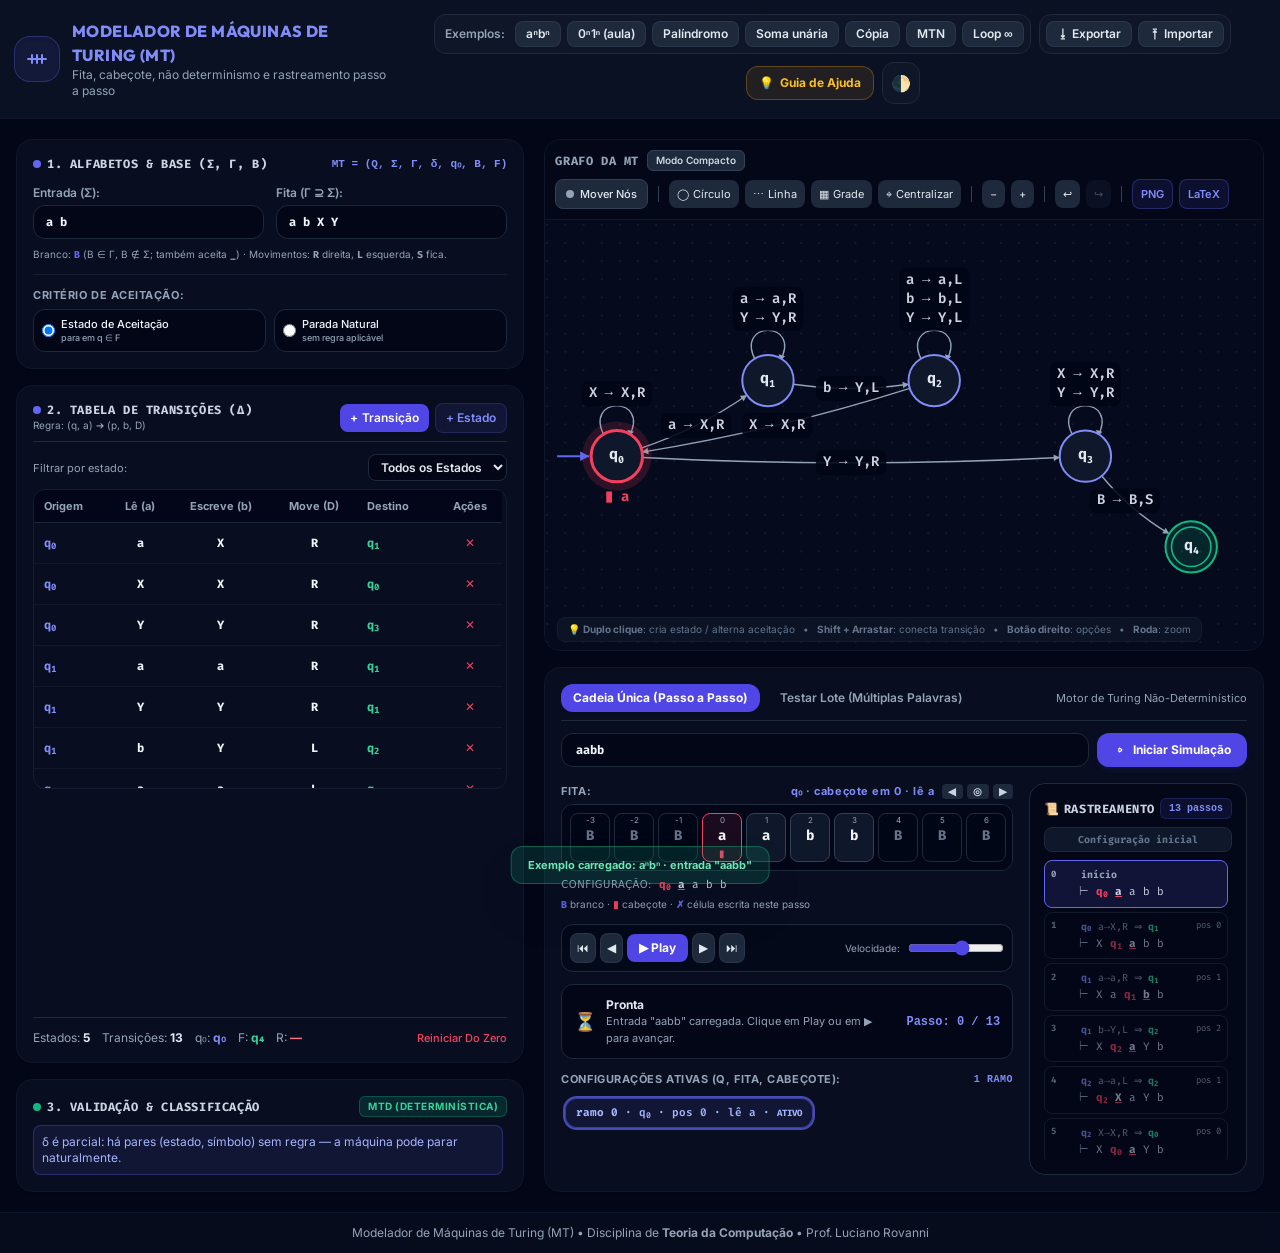
<file: index.html>
<!DOCTYPE html>
<html lang="pt-BR" class="dark">
<head>
    <meta charset="UTF-8">
    <meta name="viewport" content="width=device-width, initial-scale=1.0">
    <title>Modelador de Máquinas de Turing (MT) Interativo</title>
    <!-- Tudo local: funciona sem internet. Para regerar o Tailwind depois de mudar classes, veja README ("Uso offline"). -->
    <link rel="stylesheet" href="css/fonts.css">
    <link rel="stylesheet" href="css/tailwind.css">
    <link rel="stylesheet" href="css/style.css">
</head>
<body class="bg-slate-50 text-slate-800 dark:bg-slate-950 dark:text-slate-100 min-h-screen flex flex-col justify-between selection:bg-indigo-500 selection:text-slate-950 transition-colors duration-200">

    <!-- Cabeçalho Principal -->
    <header class="border-b border-slate-200 dark:border-slate-900 bg-white/85 dark:bg-slate-900/70 backdrop-blur-md sticky top-0 z-40 p-3.5 transition-colors duration-200 shadow-sm">
        <div class="max-w-[1600px] mx-auto flex flex-col md:flex-row items-center justify-between gap-3">

            <!-- Logo & Título -->
            <div class="flex items-center gap-3">
                <div class="bg-indigo-500/10 p-2.5 rounded-2xl border border-indigo-500/30 text-indigo-600 dark:text-indigo-400 shadow-inner">
                    <svg class="w-6 h-6" fill="none" stroke="currentColor" viewBox="0 0 24 24">
                        <path stroke-linecap="round" stroke-linejoin="round" stroke-width="2" d="M3 12h18M7 8v8M12 8v8M17 8v8"></path>
                    </svg>
                </div>
                <div>
                    <div class="flex items-center gap-2">
                        <h1 class="text-base font-black tracking-wide text-indigo-600 dark:text-indigo-400 title-font uppercase">Modelador de Máquinas de Turing (MT)</h1>
                        <span class="hidden 2xl:inline bg-indigo-500/10 text-indigo-600 dark:text-indigo-400 text-[10px] font-bold px-2 py-0.5 rounded-full border border-indigo-500/20">7-Tupla Interativa</span>
                    </div>
                    <p class="text-xs text-slate-500 dark:text-slate-400">Fita, cabeçote, não determinismo e rastreamento passo a passo</p>
                </div>
            </div>

            <!-- Controles do Topo -->
            <div class="flex items-center gap-2 flex-wrap justify-center">
                <div class="flex items-center gap-1.5 bg-slate-200/60 dark:bg-slate-900/90 p-1.5 rounded-xl border border-slate-300/50 dark:border-slate-800">
                    <span class="text-xs text-slate-500 dark:text-slate-400 px-1 font-semibold shrink-0">Exemplos:</span>
                    <button onclick="loadExample('an_bbb')" class="example-btn text-xs bg-white dark:bg-slate-800 hover:bg-indigo-50 dark:hover:bg-indigo-950/40 hover:text-indigo-600 dark:hover:text-indigo-300 text-slate-700 dark:text-slate-200 px-2.5 py-1 rounded-lg transition shadow-sm font-semibold border border-slate-200 dark:border-slate-700/60" title="Aceita aⁿbⁿ (n ≥ 1) marcando um a e um b por rodada">aⁿbⁿ</button>
                    <button onclick="loadExample('zero_one')" class="example-btn text-xs bg-white dark:bg-slate-800 hover:bg-indigo-50 dark:hover:bg-indigo-950/40 hover:text-indigo-600 dark:hover:text-indigo-300 text-slate-700 dark:text-slate-200 px-2.5 py-1 rounded-lg transition shadow-sm font-semibold border border-slate-200 dark:border-slate-700/60" title="Máquina da aula: {0ⁿ1ⁿ} com q_a e q_r explícitos">0ⁿ1ⁿ (aula)</button>
                    <button onclick="loadExample('palindrome')" class="example-btn text-xs bg-white dark:bg-slate-800 hover:bg-indigo-50 dark:hover:bg-indigo-950/40 hover:text-indigo-600 dark:hover:text-indigo-300 text-slate-700 dark:text-slate-200 px-2.5 py-1 rounded-lg transition shadow-sm font-semibold border border-slate-200 dark:border-slate-700/60" title="Palíndromos sobre {a, b}">Palíndromo</button>
                    <button onclick="loadExample('unary_plus')" class="example-btn text-xs bg-white dark:bg-slate-800 hover:bg-indigo-50 dark:hover:bg-indigo-950/40 hover:text-indigo-600 dark:hover:text-indigo-300 text-slate-700 dark:text-slate-200 px-2.5 py-1 rounded-lg transition shadow-sm font-semibold border border-slate-200 dark:border-slate-700/60" title="Soma unária: 11+111 vira 11111">Soma unária</button>
                    <button onclick="loadExample('copy')" class="example-btn text-xs bg-white dark:bg-slate-800 hover:bg-indigo-50 dark:hover:bg-indigo-950/40 hover:text-indigo-600 dark:hover:text-indigo-300 text-slate-700 dark:text-slate-200 px-2.5 py-1 rounded-lg transition shadow-sm font-semibold border border-slate-200 dark:border-slate-700/60" title="Transdutor: w vira w#w">Cópia</button>
                    <button onclick="loadExample('nd_guess')" class="example-btn text-xs bg-white dark:bg-slate-800 hover:bg-amber-50 dark:hover:bg-amber-950/40 hover:text-amber-600 dark:hover:text-amber-300 text-slate-700 dark:text-slate-200 px-2.5 py-1 rounded-lg transition shadow-sm font-semibold border border-slate-200 dark:border-slate-700/60" title="Máquina não determinística (vários ramos)">MTN</button>
                    <button onclick="loadExample('loop')" class="example-btn text-xs bg-white dark:bg-slate-800 hover:bg-rose-50 dark:hover:bg-rose-950/40 hover:text-rose-600 dark:hover:text-rose-300 text-slate-700 dark:text-slate-200 px-2.5 py-1 rounded-lg transition shadow-sm font-semibold border border-slate-200 dark:border-slate-700/60" title="Máquina que nunca para">Loop ∞</button>
                </div>

                <div class="flex items-center gap-1.5 bg-slate-200/60 dark:bg-slate-900/90 p-1.5 rounded-xl border border-slate-300/50 dark:border-slate-800">
                    <button onclick="exportToJSON()" class="text-xs bg-white dark:bg-slate-800 hover:bg-slate-100 dark:hover:bg-slate-700 text-slate-700 dark:text-slate-200 px-2.5 py-1 rounded-lg transition shadow-sm font-semibold border border-slate-200 dark:border-slate-700/60" title="Exportar modelo em JSON (Ctrl+S)">⭳ Exportar</button>
                    <button onclick="document.getElementById('import-file-input').click()" class="text-xs bg-white dark:bg-slate-800 hover:bg-slate-100 dark:hover:bg-slate-700 text-slate-700 dark:text-slate-200 px-2.5 py-1 rounded-lg transition shadow-sm font-semibold border border-slate-200 dark:border-slate-700/60" title="Importar modelo em JSON">⭱ Importar</button>
                    <input type="file" id="import-file-input" accept=".json,application/json" class="hidden" onchange="importFromJSON(event)">
                </div>

                <a href="ajuda.html" class="bg-amber-500/10 hover:bg-amber-500/20 text-amber-600 dark:text-amber-400 border border-amber-500/30 text-xs px-3 py-2 rounded-xl transition font-bold flex items-center gap-1.5">
                    <span>💡</span><span>Guia de Ajuda</span>
                </a>
                <button onclick="toggleTheme()" class="p-2 rounded-xl bg-slate-200/60 dark:bg-slate-900/90 hover:bg-slate-300 dark:hover:bg-slate-800 text-slate-700 dark:text-slate-300 border border-slate-300/50 dark:border-slate-800 transition" title="Alternar tema claro/escuro">🌓</button>
            </div>
        </div>
    </header>

    <!-- Área de Trabalho Principal (Duas Colunas) -->
    <main class="max-w-[1600px] w-full mx-auto p-4 flex-grow grid grid-cols-1 lg:grid-cols-12 gap-5 items-stretch my-1">

        <!-- ================= COLUNA ESQUERDA: DEFINIÇÃO FORMAL ================= -->
        <section class="lg:col-span-5 flex flex-col gap-4">

            <!-- 1. Alfabetos & Critério de Parada -->
            <div class="bg-white dark:bg-slate-900/50 border border-slate-200 dark:border-slate-900 p-4 rounded-2xl shadow-sm">
                <div class="flex items-center justify-between mb-3">
                    <h2 class="text-xs font-bold text-slate-500 dark:text-slate-300 uppercase tracking-wider code-font flex items-center gap-1.5">
                        <span class="w-2 h-2 rounded-full bg-indigo-500"></span>
                        1. Alfabetos & Base (Σ, Γ, B)
                    </h2>
                    <span class="text-[11px] text-indigo-600 dark:text-indigo-400 font-mono font-semibold">MT = (Q, Σ, Γ, δ, q₀, B, F)</span>
                </div>

                <div class="grid grid-cols-1 md:grid-cols-2 gap-3 text-xs">
                    <div>
                        <label class="block text-slate-500 dark:text-slate-400 font-semibold mb-1">Entrada (Σ):</label>
                        <input type="text" id="input-alphabet-field" value="a b" onchange="updateAlphabets()"
                               class="w-full bg-slate-100 dark:bg-slate-950 border border-slate-200 dark:border-slate-800 focus:border-indigo-500 rounded-xl px-3 py-2 text-xs outline-none text-slate-800 dark:text-slate-100 font-bold code-font"
                               placeholder="Ex: a b ou 0 1">
                    </div>
                    <div>
                        <label class="block text-slate-500 dark:text-slate-400 font-semibold mb-1">Fita (Γ ⊇ Σ):</label>
                        <input type="text" id="tape-alphabet-field" value="a b X Y" onchange="updateAlphabets()"
                               class="w-full bg-slate-100 dark:bg-slate-950 border border-slate-200 dark:border-slate-800 focus:border-indigo-500 rounded-xl px-3 py-2 text-xs outline-none text-slate-800 dark:text-slate-100 font-bold code-font"
                               placeholder="Ex: a b X Y #">
                    </div>
                </div>
                <p class="mt-2 text-[10px] text-slate-400">
                    Branco: <span class="code-font font-bold text-indigo-500">B</span> (B ∈ Γ, B ∉ Σ; também aceita <span class="code-font font-bold">_</span>) · Movimentos:
                    <span class="code-font font-bold">R</span> direita, <span class="code-font font-bold">L</span> esquerda, <span class="code-font font-bold">S</span> fica.
                </p>

                <div class="mt-3 pt-3 border-t border-slate-100 dark:border-slate-800/60">
                    <label class="block text-[11px] font-bold text-slate-500 dark:text-slate-400 uppercase tracking-wider mb-1.5">Critério de Aceitação:</label>
                    <div class="grid grid-cols-2 gap-2 text-xs">
                        <label class="flex items-center gap-1.5 p-2 rounded-xl bg-slate-100 dark:bg-slate-950 border border-slate-200 dark:border-slate-800 cursor-pointer hover:border-indigo-500 transition">
                            <input type="radio" name="acceptanceMode" value="accept_state" checked onchange="changeAcceptanceMode(this.value)" class="text-indigo-600 focus:ring-0">
                            <span class="font-medium text-[11px] leading-tight">Estado de Aceitação <span class="text-slate-400 block text-[9px]">para em q ∈ F</span></span>
                        </label>
                        <label class="flex items-center gap-1.5 p-2 rounded-xl bg-slate-100 dark:bg-slate-950 border border-slate-200 dark:border-slate-800 cursor-pointer hover:border-indigo-500 transition">
                            <input type="radio" name="acceptanceMode" value="halt" onchange="changeAcceptanceMode(this.value)" class="text-indigo-600 focus:ring-0">
                            <span class="font-medium text-[11px] leading-tight">Parada Natural <span class="text-slate-400 block text-[9px]">sem regra aplicável</span></span>
                        </label>
                    </div>
                </div>
            </div>

            <!-- 2. Tabela de Transições (δ) -->
            <div class="bg-white dark:bg-slate-900/50 border border-slate-200 dark:border-slate-900 p-4 rounded-2xl flex-grow flex flex-col justify-between shadow-sm">
                <div>
                    <div class="flex items-center justify-between mb-3 pb-2 border-b border-slate-100 dark:border-slate-800">
                        <div>
                            <h2 class="text-xs font-bold text-slate-500 dark:text-slate-300 uppercase tracking-wider code-font flex items-center gap-1.5">
                                <span class="w-2 h-2 rounded-full bg-indigo-500"></span>
                                2. Tabela de Transições (δ)
                            </h2>
                            <p class="text-[10px] text-slate-400">Regra: (q, a) ➔ (p, b, D)</p>
                        </div>
                        <div class="flex items-center gap-1.5">
                            <button onclick="openNewTransitionModal()" class="bg-indigo-600 hover:bg-indigo-500 text-white text-xs px-2.5 py-1.5 rounded-lg transition font-semibold flex items-center gap-1 shadow-sm"><span>+</span> Transição</button>
                            <button onclick="handleAddStateClick()" class="bg-indigo-500/10 hover:bg-indigo-500/20 text-indigo-600 dark:text-indigo-400 border border-indigo-500/20 text-xs px-2.5 py-1.5 rounded-lg transition font-semibold">+ Estado</button>
                        </div>
                    </div>

                    <div class="flex items-center justify-between gap-2 mb-2 text-xs">
                        <span class="text-slate-400 text-[11px]">Filtrar por estado:</span>
                        <select id="state-table-filter" onchange="renderTransitionTable()" class="bg-slate-100 dark:bg-slate-950 border border-slate-200 dark:border-slate-800 rounded-lg px-2 py-1 text-xs outline-none text-slate-700 dark:text-slate-200 font-semibold">
                            <option value="all">Todos os Estados</option>
                        </select>
                    </div>

                    <div id="transition-table-scroll" class="relative overflow-x-auto max-h-[300px] overflow-y-auto pr-1 pb-2 border border-slate-100 dark:border-slate-800/60 rounded-xl">
                        <table class="w-full text-left text-xs border-collapse">
                            <thead class="bg-slate-50 dark:bg-slate-950/80 sticky top-0 z-10">
                                <tr class="text-slate-400 border-b border-slate-100 dark:border-slate-800 text-[11px]">
                                    <th class="py-2 px-2.5 font-bold">Origem</th>
                                    <th class="py-2 px-2 text-center font-bold">Lê (a)</th>
                                    <th class="py-2 px-2 text-center font-bold">Escreve (b)</th>
                                    <th class="py-2 px-2 text-center font-bold">Move (D)</th>
                                    <th class="py-2 px-2.5 font-bold">Destino</th>
                                    <th class="py-2 px-2 text-center font-bold">Ações</th>
                                </tr>
                            </thead>
                            <tbody id="transition-table-body" class="divide-y divide-slate-100 dark:divide-slate-800/40"></tbody>
                        </table>
                    </div>
                </div>

                <div class="mt-3 pt-3 border-t border-slate-100 dark:border-slate-800 flex justify-between items-center text-xs text-slate-400">
                    <div class="flex items-center gap-3">
                        <span>Estados: <strong class="text-slate-700 dark:text-slate-200" id="state-count">0</strong></span>
                        <span>Transições: <strong class="text-slate-700 dark:text-slate-200" id="transition-count">0</strong></span>
                        <span>q₀: <strong class="text-indigo-600 dark:text-indigo-400" id="param-initial-state">—</strong></span>
                        <span>F: <strong class="text-emerald-600 dark:text-emerald-400" id="param-accept-states">—</strong></span>
                        <span>R: <strong class="text-rose-600 dark:text-rose-400" id="param-reject-states">—</strong></span>
                    </div>
                    <button onclick="clearMachine()" class="text-rose-500 hover:text-rose-400 transition text-[11px] font-medium">Reiniciar Do Zero</button>
                </div>
            </div>

            <!-- 3. Validação & Classificação (MTD vs MTN) -->
            <div class="bg-white dark:bg-slate-900/50 border border-slate-200 dark:border-slate-900 p-4 rounded-2xl shadow-sm">
                <div class="flex items-center justify-between mb-2">
                    <h2 class="text-xs font-bold text-slate-500 dark:text-slate-300 uppercase tracking-wider code-font flex items-center gap-1.5">
                        <span class="w-2 h-2 rounded-full bg-emerald-500"></span>
                        3. Validação & Classificação
                    </h2>
                    <span id="analysis-class-badge" class="px-2 py-0.5 rounded-md text-[10px] font-bold uppercase tracking-wider bg-indigo-500/10 text-indigo-600 dark:text-indigo-400 border border-indigo-500/30">Analisando...</span>
                </div>
                <div id="analysis-box" class="flex flex-col gap-1.5 max-h-[160px] overflow-y-auto pr-1 text-xs"></div>
            </div>
        </section>

        <!-- ================= COLUNA DIREITA: DIAGRAMA & SIMULADOR ================= -->
        <section class="lg:col-span-7 flex flex-col gap-4">

            <!-- Painel do Canvas -->
            <div class="bg-white dark:bg-slate-900/50 border border-slate-200 dark:border-slate-900 rounded-2xl flex flex-col overflow-hidden shadow-sm min-h-[380px] relative">

                <div class="p-2.5 bg-slate-50 dark:bg-slate-950/80 border-b border-slate-200 dark:border-slate-900 flex flex-wrap items-center justify-between gap-2 z-10">
                    <div class="flex items-center gap-2">
                        <span class="text-xs text-slate-500 dark:text-slate-400 uppercase tracking-wider code-font font-bold">Grafo da MT</span>
                        <button id="btn-toggle-toolbar-size" onclick="toggleToolbarSize()" class="bg-slate-200 hover:bg-slate-300 dark:bg-slate-800 dark:hover:bg-slate-700 text-slate-600 dark:text-slate-300 text-[10px] px-2 py-0.5 rounded-md transition border border-slate-300/40 dark:border-slate-700 font-semibold" title="Alternar entre textos nos botões ou apenas ícones">
                            <span id="compact-toggle-text">Modo Compacto</span>
                        </button>
                    </div>

                    <div id="graph-toolbar-controls" class="flex items-center gap-1.5 flex-wrap text-xs">
                        <button id="btn-draw-mode" onclick="toggleDrawMode()" class="bg-slate-200 hover:bg-slate-300 dark:bg-slate-800 dark:hover:bg-slate-700 text-slate-700 dark:text-slate-200 text-[11px] px-2.5 py-1.5 rounded-lg transition border border-slate-300/40 dark:border-slate-700 flex items-center gap-1.5 font-medium" title="Alterna entre mover nós e criar transições (ou use Shift+Arrastar)">
                            <span class="w-2 h-2 rounded-full bg-slate-400" id="draw-mode-indicator"></span>
                            <span class="btn-text">Mover Nós</span>
                        </button>

                        <div class="h-4 w-px bg-slate-300 dark:bg-slate-700 mx-1"></div>

                        <button onclick="autoLayoutCircle()" class="bg-slate-200 hover:bg-slate-300 dark:bg-slate-800 dark:hover:bg-slate-700 text-slate-700 dark:text-slate-200 text-[11px] px-2 py-1.5 rounded-lg transition flex items-center gap-1" title="Organizar nós em círculo"><span>◯</span><span class="btn-text">Círculo</span></button>
                        <button onclick="layoutLine()" class="bg-slate-200 hover:bg-slate-300 dark:bg-slate-800 dark:hover:bg-slate-700 text-slate-700 dark:text-slate-200 text-[11px] px-2 py-1.5 rounded-lg transition flex items-center gap-1" title="Organizar nós em linha, na ordem de criação"><span>⋯</span><span class="btn-text">Linha</span></button>
                        <button onclick="layoutGrid()" class="bg-slate-200 hover:bg-slate-300 dark:bg-slate-800 dark:hover:bg-slate-700 text-slate-700 dark:text-slate-200 text-[11px] px-2 py-1.5 rounded-lg transition flex items-center gap-1" title="Organizar nós em grade"><span>▦</span><span class="btn-text">Grade</span></button>
                        <button onclick="fitView()" class="bg-slate-200 hover:bg-slate-300 dark:bg-slate-800 dark:hover:bg-slate-700 text-slate-700 dark:text-slate-200 text-[11px] px-2 py-1.5 rounded-lg transition flex items-center gap-1" title="Centralizar e enquadrar a máquina (F)"><span>⌖</span><span class="btn-text">Centralizar</span></button>

                        <div class="h-4 w-px bg-slate-300 dark:bg-slate-700 mx-1"></div>

                        <button onclick="zoomBy(1 / 1.2)" class="bg-slate-200 hover:bg-slate-300 dark:bg-slate-800 dark:hover:bg-slate-700 text-slate-700 dark:text-slate-200 text-[11px] px-2 py-1.5 rounded-lg transition" title="Diminuir zoom (↓)">−</button>
                        <button onclick="zoomBy(1.2)" class="bg-slate-200 hover:bg-slate-300 dark:bg-slate-800 dark:hover:bg-slate-700 text-slate-700 dark:text-slate-200 text-[11px] px-2 py-1.5 rounded-lg transition" title="Aumentar zoom (↑)">+</button>

                        <div class="h-4 w-px bg-slate-300 dark:bg-slate-700 mx-1"></div>

                        <button onclick="undo()" id="btn-undo" class="bg-slate-200 hover:bg-slate-300 dark:bg-slate-800 dark:hover:bg-slate-700 text-slate-700 dark:text-slate-200 text-[11px] px-2 py-1.5 rounded-lg transition disabled:opacity-30 disabled:cursor-not-allowed" title="Desfazer (Ctrl+Z)" disabled>↩</button>
                        <button onclick="redo()" id="btn-redo" class="bg-slate-200 hover:bg-slate-300 dark:bg-slate-800 dark:hover:bg-slate-700 text-slate-700 dark:text-slate-200 text-[11px] px-2 py-1.5 rounded-lg transition disabled:opacity-30 disabled:cursor-not-allowed" title="Refazer (Ctrl+Y)" disabled>↪</button>

                        <div class="h-4 w-px bg-slate-300 dark:bg-slate-700 mx-1"></div>

                        <button onclick="exportToPNG()" class="bg-indigo-500/10 hover:bg-indigo-500/20 text-indigo-600 dark:text-indigo-400 border border-indigo-500/30 text-[11px] px-2 py-1.5 rounded-lg transition font-semibold" title="Exportar diagrama em PNG (Ctrl+P)">PNG</button>
                        <button onclick="exportToLaTeX()" class="bg-indigo-500/10 hover:bg-indigo-500/20 text-indigo-600 dark:text-indigo-400 border border-indigo-500/30 text-[11px] px-2 py-1.5 rounded-lg transition font-semibold" title="Exportar código TikZ LaTeX (Ctrl+E)">LaTeX</button>
                    </div>
                </div>

                <div id="canvas-wrapper" class="relative h-[430px] min-h-[360px] bg-slate-100/50 dark:bg-slate-950/40">
                    <canvas id="graph-canvas" class="w-full h-full block absolute inset-0"></canvas>
                    <div class="absolute bottom-2 left-3 pointer-events-none text-[10px] text-slate-400 dark:text-slate-500 bg-white/70 dark:bg-slate-900/70 backdrop-blur-sm px-2.5 py-1 rounded-lg border border-slate-200/50 dark:border-slate-800/50 flex items-center gap-2 flex-wrap">
                        <span>💡 <strong>Duplo clique</strong>: cria estado / alterna aceitação</span>
                        <span>•</span>
                        <span><strong>Shift + Arrastar</strong>: conecta transição</span>
                        <span>•</span>
                        <span><strong>Botão direito</strong>: opções</span>
                        <span>•</span>
                        <span><strong>Roda</strong>: zoom</span>
                    </div>
                </div>
            </div>

            <!-- Painel do Simulador -->
            <div class="bg-white dark:bg-slate-900/50 border border-slate-200 dark:border-slate-900 p-4 rounded-2xl shadow-sm flex flex-col gap-3">

                <div class="flex items-center justify-between border-b border-slate-100 dark:border-slate-800 pb-2">
                    <div class="flex items-center gap-2">
                        <button onclick="switchSimTab('single')" id="tab-btn-single" class="px-3 py-1.5 rounded-xl text-xs font-bold transition bg-indigo-600 text-white shadow-sm">Cadeia Única (Passo a Passo)</button>
                        <button onclick="switchSimTab('batch')" id="tab-btn-batch" class="px-3 py-1.5 rounded-xl text-xs font-semibold transition text-slate-500 dark:text-slate-400 hover:text-slate-800 dark:hover:text-slate-200">Testar Lote (Múltiplas Palavras)</button>
                    </div>
                    <span class="text-[11px] text-slate-400">Motor de Turing Não-Determinístico</span>
                </div>

                <!-- ABA 1: PASSO A PASSO -->
                <div id="tab-content-single" class="flex flex-col gap-4">
                    <div class="flex flex-col sm:flex-row gap-2">
                        <input type="text" id="input-string-field" value="aabb" onkeydown="if(event.key==='Enter') startSingleSimulation()"
                               class="flex-grow bg-slate-100 dark:bg-slate-950 border border-slate-200 dark:border-slate-800 focus:border-indigo-500 rounded-xl px-3.5 py-2 text-xs outline-none text-slate-800 dark:text-slate-100 font-bold code-font"
                               placeholder="Digite a palavra de entrada w (ex: aabb)">
                        <button onclick="startSingleSimulation()" class="bg-indigo-600 hover:bg-indigo-500 text-white text-xs px-4 py-2 rounded-xl transition font-bold shadow-md shadow-indigo-600/10 flex items-center justify-center gap-1.5">
                            <svg class="w-3.5 h-3.5" fill="none" stroke="currentColor" viewBox="0 0 24 24"><path stroke-linecap="round" stroke-linejoin="round" stroke-width="2" d="M14.752 11.168l-3.197-2.132A1 1 0 0010 9.87v4.263a1 1 0 001.555.832l3.197-2.132a1 1 0 000-1.664z"></path></svg>
                            <span>Iniciar Simulação</span>
                        </button>
                    </div>

                    <div class="grid grid-cols-1 md:grid-cols-12 gap-4 items-start">

                        <!-- Fita, controles e ramos -->
                        <div class="md:col-span-8 flex flex-col gap-3 min-w-0">

                            <div>
                                <div class="flex items-center justify-between text-[11px] font-bold text-slate-400 uppercase tracking-wider mb-1">
                                    <span>Fita:</span>
                                    <div class="flex items-center gap-2">
                                        <span id="tape-head-info" class="text-indigo-600 dark:text-indigo-400 normal-case">—</span>
                                        <div class="flex items-center gap-1">
                                            <button onclick="shiftTapeWindow(-6)" class="px-1.5 rounded bg-slate-200 dark:bg-slate-800 hover:bg-slate-300 dark:hover:bg-slate-700 text-slate-600 dark:text-slate-300 text-[10px]" title="Ver células à esquerda">◀</button>
                                            <button onclick="centerTapeWindow()" class="px-1.5 rounded bg-slate-200 dark:bg-slate-800 hover:bg-slate-300 dark:hover:bg-slate-700 text-slate-600 dark:text-slate-300 text-[10px]" title="Centralizar no cabeçote">◎</button>
                                            <button onclick="shiftTapeWindow(6)" class="px-1.5 rounded bg-slate-200 dark:bg-slate-800 hover:bg-slate-300 dark:hover:bg-slate-700 text-slate-600 dark:text-slate-300 text-[10px]" title="Ver células à direita">▶</button>
                                        </div>
                                    </div>
                                </div>
                                <div id="tape-viewport" class="relative overflow-x-auto p-2 bg-slate-100 dark:bg-slate-950 rounded-xl border border-slate-200 dark:border-slate-800 min-h-[64px] select-none" title="Arraste para rolar a fita">
                                    <div id="tape-cells" class="flex items-stretch gap-1 min-w-max"></div>
                                </div>
                                <div class="mt-1.5 text-[11px] code-font text-slate-600 dark:text-slate-300 break-all" title="Descrição instantânea: fita com o estado antes do símbolo lido">
                                    <span class="text-slate-400 font-sans text-[10px] uppercase tracking-wider">Configuração:</span> <span id="cfg-line"></span>
                                </div>
                                <div class="mt-1 text-[10px] text-slate-400">
                                    <span class="code-font font-bold text-indigo-500">B</span> branco ·
                                    <span class="code-font font-bold text-rose-500">▮</span> cabeçote ·
                                    <span class="code-font font-bold text-indigo-500">✗</span> célula escrita neste passo
                                </div>
                            </div>

                            <!-- Controles de reprodução -->
                            <div class="flex items-center justify-between gap-2 p-2 bg-slate-50 dark:bg-slate-950/60 rounded-xl border border-slate-200 dark:border-slate-800">
                                <div class="flex items-center gap-1">
                                    <button onclick="simStepFirst()" class="p-1.5 rounded-lg bg-white dark:bg-slate-800 hover:bg-slate-100 dark:hover:bg-slate-700 text-slate-700 dark:text-slate-200 text-xs border border-slate-200 dark:border-slate-700/60" title="Voltar ao início">⏮</button>
                                    <button onclick="simStepBack()" class="p-1.5 rounded-lg bg-white dark:bg-slate-800 hover:bg-slate-100 dark:hover:bg-slate-700 text-slate-700 dark:text-slate-200 text-xs border border-slate-200 dark:border-slate-700/60" title="Passo anterior (←)">◀</button>
                                    <button onclick="simTogglePlay()" id="btn-play-pause" class="px-3 py-1.5 rounded-lg bg-indigo-600 hover:bg-indigo-500 text-white font-bold text-xs flex items-center gap-1 shadow-sm" title="Reproduzir / Pausar (Espaço)">▶ Play</button>
                                    <button onclick="simStepForward()" class="p-1.5 rounded-lg bg-white dark:bg-slate-800 hover:bg-slate-100 dark:hover:bg-slate-700 text-slate-700 dark:text-slate-200 text-xs border border-slate-200 dark:border-slate-700/60" title="Próximo passo (→)">▶</button>
                                    <button onclick="simStepLast()" class="p-1.5 rounded-lg bg-white dark:bg-slate-800 hover:bg-slate-100 dark:hover:bg-slate-700 text-slate-700 dark:text-slate-200 text-xs border border-slate-200 dark:border-slate-700/60" title="Avançar até o final">⏭</button>
                                </div>
                                <div class="flex items-center gap-2 text-xs">
                                    <span class="text-slate-400 text-[10px]">Velocidade:</span>
                                    <input type="range" id="sim-speed-range" min="100" max="1500" step="100" value="900" class="w-16 sm:w-24 accent-indigo-600" oninput="restartPlayTimer()" title="Mais à direita = mais rápido">
                                </div>
                            </div>

                            <!-- Status / Resultado -->
                            <div id="sim-result-banner" class="p-3 rounded-xl bg-slate-100 dark:bg-slate-950 border border-slate-200 dark:border-slate-800 flex items-center justify-between gap-3">
                                <div class="flex items-center gap-2.5 min-w-0">
                                    <span id="sim-status-icon" class="text-lg">⏳</span>
                                    <div class="min-w-0">
                                        <div id="sim-status-title" class="text-xs font-bold text-slate-700 dark:text-slate-200">Pronto para iniciar</div>
                                        <div id="sim-status-desc" class="text-[11px] text-slate-400">Insira a palavra e clique em "Iniciar Simulação"</div>
                                    </div>
                                </div>
                                <div id="sim-step-indicator" class="text-xs font-mono font-bold text-indigo-600 dark:text-indigo-400 shrink-0">Passo: 0 / 0</div>
                            </div>

                            <!-- Ramos (nondeterminismo) -->
                            <div>
                                <div class="flex items-center justify-between text-[11px] font-bold text-slate-400 uppercase tracking-wider mb-1.5">
                                    <span>Configurações Ativas (q, fita, cabeçote):</span>
                                    <span id="branch-count-badge" class="text-[10px] text-indigo-600 dark:text-indigo-400 font-mono">0 ramos</span>
                                </div>
                                <div id="branch-list" class="flex flex-wrap gap-2 max-h-[140px] overflow-y-auto p-1"></div>
                            </div>
                        </div>

                        <!-- Rastreamento (equivalente à Pilha Visual do AP) -->
                        <div class="md:col-span-4 bg-slate-50 dark:bg-slate-950/80 border border-slate-200 dark:border-slate-800 p-3.5 rounded-2xl flex flex-col min-w-0">
                            <div class="w-full flex items-center justify-between mb-2">
                                <span class="text-xs font-bold text-slate-600 dark:text-slate-300 uppercase tracking-wider code-font flex items-center gap-1"><span>📜</span> Rastreamento</span>
                                <span id="trace-count-badge" class="bg-indigo-500/10 text-indigo-600 dark:text-indigo-400 font-mono font-bold text-[10px] px-2 py-0.5 rounded-md border border-indigo-500/20">0 passos</span>
                            </div>
                            <div id="trace-op-badge" class="w-full text-center py-1 px-2 mb-2 rounded-lg text-[10px] font-bold code-font bg-slate-200 dark:bg-slate-900 text-slate-500 border border-slate-300/40 dark:border-slate-800">Configuração inicial</div>
                            <div id="trace-list" class="relative flex flex-col gap-1 max-h-[300px] min-h-[160px] overflow-y-auto pr-1 text-[11px] code-font"></div>
                            <div id="trace-empty" class="text-[11px] text-slate-400 leading-relaxed p-2.5">Clique em "Iniciar Simulação" ou ▶ Play. Clique numa linha para saltar até aquele passo.</div>
                        </div>
                    </div>
                </div>

                <!-- ABA 2: LOTE -->
                <div id="tab-content-batch" class="hidden flex flex-col gap-3">
                    <p class="text-xs text-slate-500 dark:text-slate-400">Insira várias palavras (uma por linha) para testar a máquina em massa:</p>
                    <div class="grid grid-cols-1 md:grid-cols-12 gap-3">
                        <div class="md:col-span-5 flex flex-col gap-2">
                            <textarea id="batch-input-textarea" rows="7"
                                      class="w-full bg-slate-100 dark:bg-slate-950 border border-slate-200 dark:border-slate-800 focus:border-indigo-500 rounded-xl p-3 text-xs outline-none text-slate-800 dark:text-slate-100 font-mono resize-none leading-relaxed"
                                      placeholder="Exemplo:&#10;ab&#10;aabb&#10;aaabbb&#10;aab&#10;abb&#10;ba"></textarea>
                            <button onclick="runBatchTests()" class="w-full bg-indigo-600 hover:bg-indigo-500 text-white text-xs py-2 rounded-xl transition font-bold shadow-sm">Testar Todas as Palavras</button>
                        </div>
                        <div class="md:col-span-7 border border-slate-100 dark:border-slate-800 rounded-xl overflow-hidden flex flex-col">
                            <div class="bg-slate-50 dark:bg-slate-950/80 px-3 py-2 border-b border-slate-100 dark:border-slate-800 flex items-center justify-between text-xs">
                                <span class="font-bold text-slate-600 dark:text-slate-300">Resultados dos Testes</span>
                                <div class="flex items-center gap-2 font-semibold">
                                    <span id="batch-stats-accepted" class="text-emerald-600 dark:text-emerald-400">0 Aceitas</span><span>•</span>
                                    <span id="batch-stats-rejected" class="text-rose-600 dark:text-rose-400">0 Rejeitadas</span><span>•</span>
                                    <span id="batch-stats-timeout" class="text-amber-600 dark:text-amber-400">0 Sem parada</span>
                                </div>
                            </div>
                            <div class="overflow-y-auto max-h-[170px] p-2 flex flex-col gap-1.5 text-xs" id="batch-results-list">
                                <span class="text-slate-400 italic text-center py-4">Clique em "Testar Todas as Palavras" para exibir os resultados.</span>
                            </div>
                        </div>
                    </div>
                </div>
            </div>
        </section>
    </main>

    <footer class="border-t border-slate-200 dark:border-slate-900 bg-white/60 dark:bg-slate-900/40 backdrop-blur-md p-3 text-center text-xs text-slate-400">
        <p>Modelador de Máquinas de Turing (MT) • Disciplina de <strong>Teoria da Computação</strong> • Prof. Luciano Rovanni</p>
    </footer>

    <!-- Modal: Estado -->
    <div id="state-modal" class="hidden fixed inset-0 z-50 flex items-center justify-center p-4 bg-slate-950/60 backdrop-blur-sm">
        <div class="w-full max-w-sm bg-white dark:bg-slate-900 border border-slate-200 dark:border-slate-800 rounded-2xl shadow-2xl p-4">
            <h3 class="text-sm font-bold title-font mb-3">Editar Estado</h3>
            <label class="block text-[11px] font-semibold text-slate-600 dark:text-slate-300 mb-1">Nome</label>
            <input type="text" id="state-name-input" class="w-full p-2 rounded-lg border border-slate-300 dark:border-slate-700 bg-white dark:bg-slate-950 text-xs code-font mb-3 focus:outline-none focus:border-indigo-500">
            <div class="grid grid-cols-2 gap-2 mb-3">
                <label class="flex items-center gap-2 text-[11px] font-semibold p-2 rounded-lg bg-slate-100 dark:bg-slate-950 border border-slate-200 dark:border-slate-800 cursor-pointer"><input type="checkbox" id="state-initial-input" class="accent-indigo-600"> q₀ inicial</label>
                <label class="flex items-center gap-2 text-[11px] font-semibold p-2 rounded-lg bg-slate-100 dark:bg-slate-950 border border-slate-200 dark:border-slate-800 cursor-pointer"><input type="checkbox" id="state-accept-input" class="accent-emerald-600"> q_acc / F</label>
                <label class="col-span-2 flex items-center gap-2 text-[11px] font-semibold p-2 rounded-lg bg-slate-100 dark:bg-slate-950 border border-slate-200 dark:border-slate-800 cursor-pointer"><input type="checkbox" id="state-reject-input" class="accent-rose-600"> q_rej (estado de rejeição: a máquina para e rejeita)</label>
            </div>
            <div class="flex gap-2">
                <button onclick="saveStateModal()" class="flex-1 bg-indigo-600 hover:bg-indigo-700 text-white text-[11px] font-bold px-3 py-2 rounded-lg transition">Salvar</button>
                <button onclick="deleteStateFromModal()" class="bg-rose-500/10 hover:bg-rose-500/20 text-rose-600 dark:text-rose-400 text-[11px] font-bold px-3 py-2 rounded-lg transition border border-rose-500/30">Excluir</button>
                <button onclick="closeModal('state-modal')" class="bg-slate-200 dark:bg-slate-800 text-slate-700 dark:text-slate-200 text-[11px] font-bold px-3 py-2 rounded-lg transition border border-slate-300 dark:border-slate-700">Fechar</button>
            </div>
        </div>
    </div>

    <!-- Modal: Transição -->
    <div id="transition-modal" class="hidden fixed inset-0 z-50 flex items-center justify-center p-4 bg-slate-950/60 backdrop-blur-sm">
        <div class="w-full max-w-md bg-white dark:bg-slate-900 border border-slate-200 dark:border-slate-800 rounded-2xl shadow-2xl p-4">
            <h3 class="text-sm font-bold title-font mb-1">Editar Regra de δ</h3>
            <p id="transition-modal-sub" class="text-[11px] text-slate-500 dark:text-slate-400 mb-3 code-font">δ(q₀, a) = (q₁, b, R)</p>
            <div class="grid grid-cols-3 gap-2 mb-3">
                <div>
                    <label class="block text-[11px] font-semibold text-slate-600 dark:text-slate-300 mb-1">Lê (Γ)</label>
                    <input type="text" id="trans-read-input" class="w-full p-2 rounded-lg border border-slate-300 dark:border-slate-700 bg-white dark:bg-slate-950 text-xs code-font focus:outline-none focus:border-indigo-500" placeholder="a">
                </div>
                <div>
                    <label class="block text-[11px] font-semibold text-slate-600 dark:text-slate-300 mb-1">Escreve</label>
                    <input type="text" id="trans-write-input" class="w-full p-2 rounded-lg border border-slate-300 dark:border-slate-700 bg-white dark:bg-slate-950 text-xs code-font focus:outline-none focus:border-indigo-500" placeholder="X">
                </div>
                <div>
                    <label class="block text-[11px] font-semibold text-slate-600 dark:text-slate-300 mb-1">Move</label>
                    <select id="trans-move-input" class="w-full p-2 rounded-lg border border-slate-300 dark:border-slate-700 bg-white dark:bg-slate-950 text-xs font-bold focus:outline-none focus:border-indigo-500">
                        <option value="R">R →</option>
                        <option value="L">L ←</option>
                        <option value="S">S •</option>
                    </select>
                </div>
            </div>
            <div class="mb-2 flex items-center gap-1.5 text-[10px] text-slate-400">
                <span>Atalho:</span>
                <button type="button" onclick="setModalBlank('trans-read-input')" class="bg-slate-200 dark:bg-slate-800 hover:bg-indigo-100 dark:hover:bg-indigo-950/40 text-indigo-600 dark:text-indigo-400 px-2 py-0.5 rounded font-bold">B lê branco</button>
                <button type="button" onclick="setModalBlank('trans-write-input')" class="bg-slate-200 dark:bg-slate-800 hover:bg-indigo-100 dark:hover:bg-indigo-950/40 text-indigo-600 dark:text-indigo-400 px-2 py-0.5 rounded font-bold">B escreve branco</button>
            </div>
            <div class="grid grid-cols-2 gap-2 mb-3">
                <div>
                    <label class="block text-[11px] font-semibold text-slate-600 dark:text-slate-300 mb-1">De</label>
                    <select id="trans-from-input" class="w-full p-2 rounded-lg border border-slate-300 dark:border-slate-700 bg-white dark:bg-slate-950 text-xs font-medium focus:outline-none focus:border-indigo-500"></select>
                </div>
                <div>
                    <label class="block text-[11px] font-semibold text-slate-600 dark:text-slate-300 mb-1">Para</label>
                    <select id="trans-to-input" class="w-full p-2 rounded-lg border border-slate-300 dark:border-slate-700 bg-white dark:bg-slate-950 text-xs font-medium focus:outline-none focus:border-indigo-500"></select>
                </div>
            </div>
            <div class="text-[10px] text-slate-500 dark:text-slate-400 mb-3 bg-slate-100 dark:bg-slate-950/60 p-2 rounded-lg border border-slate-200 dark:border-slate-800 code-font" id="trans-preview">δ(?, ?) = (?, ?, ?)</div>
            <div class="flex gap-2">
                <button onclick="saveTransitionModal()" class="flex-1 bg-indigo-600 hover:bg-indigo-700 text-white text-[11px] font-bold px-3 py-2 rounded-lg transition">Salvar</button>
                <button onclick="deleteTransitionFromModal()" class="bg-rose-500/10 hover:bg-rose-500/20 text-rose-600 dark:text-rose-400 text-[11px] font-bold px-3 py-2 rounded-lg transition border border-rose-500/30">Excluir</button>
                <button onclick="closeModal('transition-modal')" class="bg-slate-200 dark:bg-slate-800 text-slate-700 dark:text-slate-200 text-[11px] font-bold px-3 py-2 rounded-lg transition border border-slate-300 dark:border-slate-700">Fechar</button>
            </div>
        </div>
    </div>

    <!-- Modal: LaTeX / TikZ -->
    <div id="latex-modal" class="hidden fixed inset-0 z-50 flex items-center justify-center p-4 bg-slate-950/60 backdrop-blur-sm">
        <div class="w-full max-w-2xl bg-white dark:bg-slate-900 border border-slate-200 dark:border-slate-800 rounded-2xl shadow-2xl p-4">
            <h3 class="text-sm font-bold title-font mb-1">Código LaTeX (TikZ)</h3>
            <p class="text-[11px] text-slate-500 dark:text-slate-400 mb-3 leading-relaxed">
                Adicione <span class="code-font font-bold text-indigo-600 dark:text-indigo-400">\usetikzlibrary{automata,positioning,arrows.meta}</span> no preâmbulo do seu documento.
            </p>
            <textarea id="latex-code-textarea" readonly rows="16"
                class="w-full bg-slate-100 dark:bg-slate-950 border border-slate-200 dark:border-slate-800 focus:border-indigo-500 rounded-xl px-3 py-2 text-xs outline-none text-slate-800 dark:text-slate-100 code-font resize-none"></textarea>
            <div class="flex gap-2 mt-3">
                <button onclick="copyLatexCode()" class="flex-1 bg-indigo-600 hover:bg-indigo-700 text-white text-[11px] font-bold px-3 py-2 rounded-lg transition">Copiar código</button>
                <button onclick="downloadFullTeX()" class="bg-indigo-500/10 hover:bg-indigo-500/20 text-indigo-600 dark:text-indigo-400 border border-indigo-500/30 text-[11px] font-bold px-3 py-2 rounded-lg transition" title="Baixa um .tex pronto para compilar (classe standalone)">Baixar .tex completo</button>
                <button onclick="closeModal('latex-modal')" class="bg-slate-200 dark:bg-slate-800 text-slate-700 dark:text-slate-200 text-[11px] font-bold px-3 py-2 rounded-lg transition border border-slate-300 dark:border-slate-700">Fechar</button>
            </div>
        </div>
    </div>

    <div id="context-menu" class="hidden fixed z-50 min-w-[170px] bg-white dark:bg-slate-900 border border-slate-200 dark:border-slate-800 rounded-xl shadow-2xl p-1.5 flex flex-col gap-1 text-[11px] font-semibold"></div>
    <div id="toast" class="hidden fixed bottom-4 left-1/2 -translate-x-1/2 z-50 px-4 py-2.5 rounded-xl text-[11px] font-bold shadow-2xl border"></div>

    <!-- Scripts da aplicação (ordem importa: modelo -> canvas -> painéis -> modais -> simulação -> exemplos -> exportação -> início) -->
    <script src="js/model.js"></script>
    <script src="js/canvas.js"></script>
    <script src="js/panels.js"></script>
    <script src="js/modals.js"></script>
    <script src="js/simulation.js"></script>
    <script src="js/examples.js"></script>
    <script src="js/export.js"></script>
    <script src="js/main.js"></script>
</body>
</html>
</file>
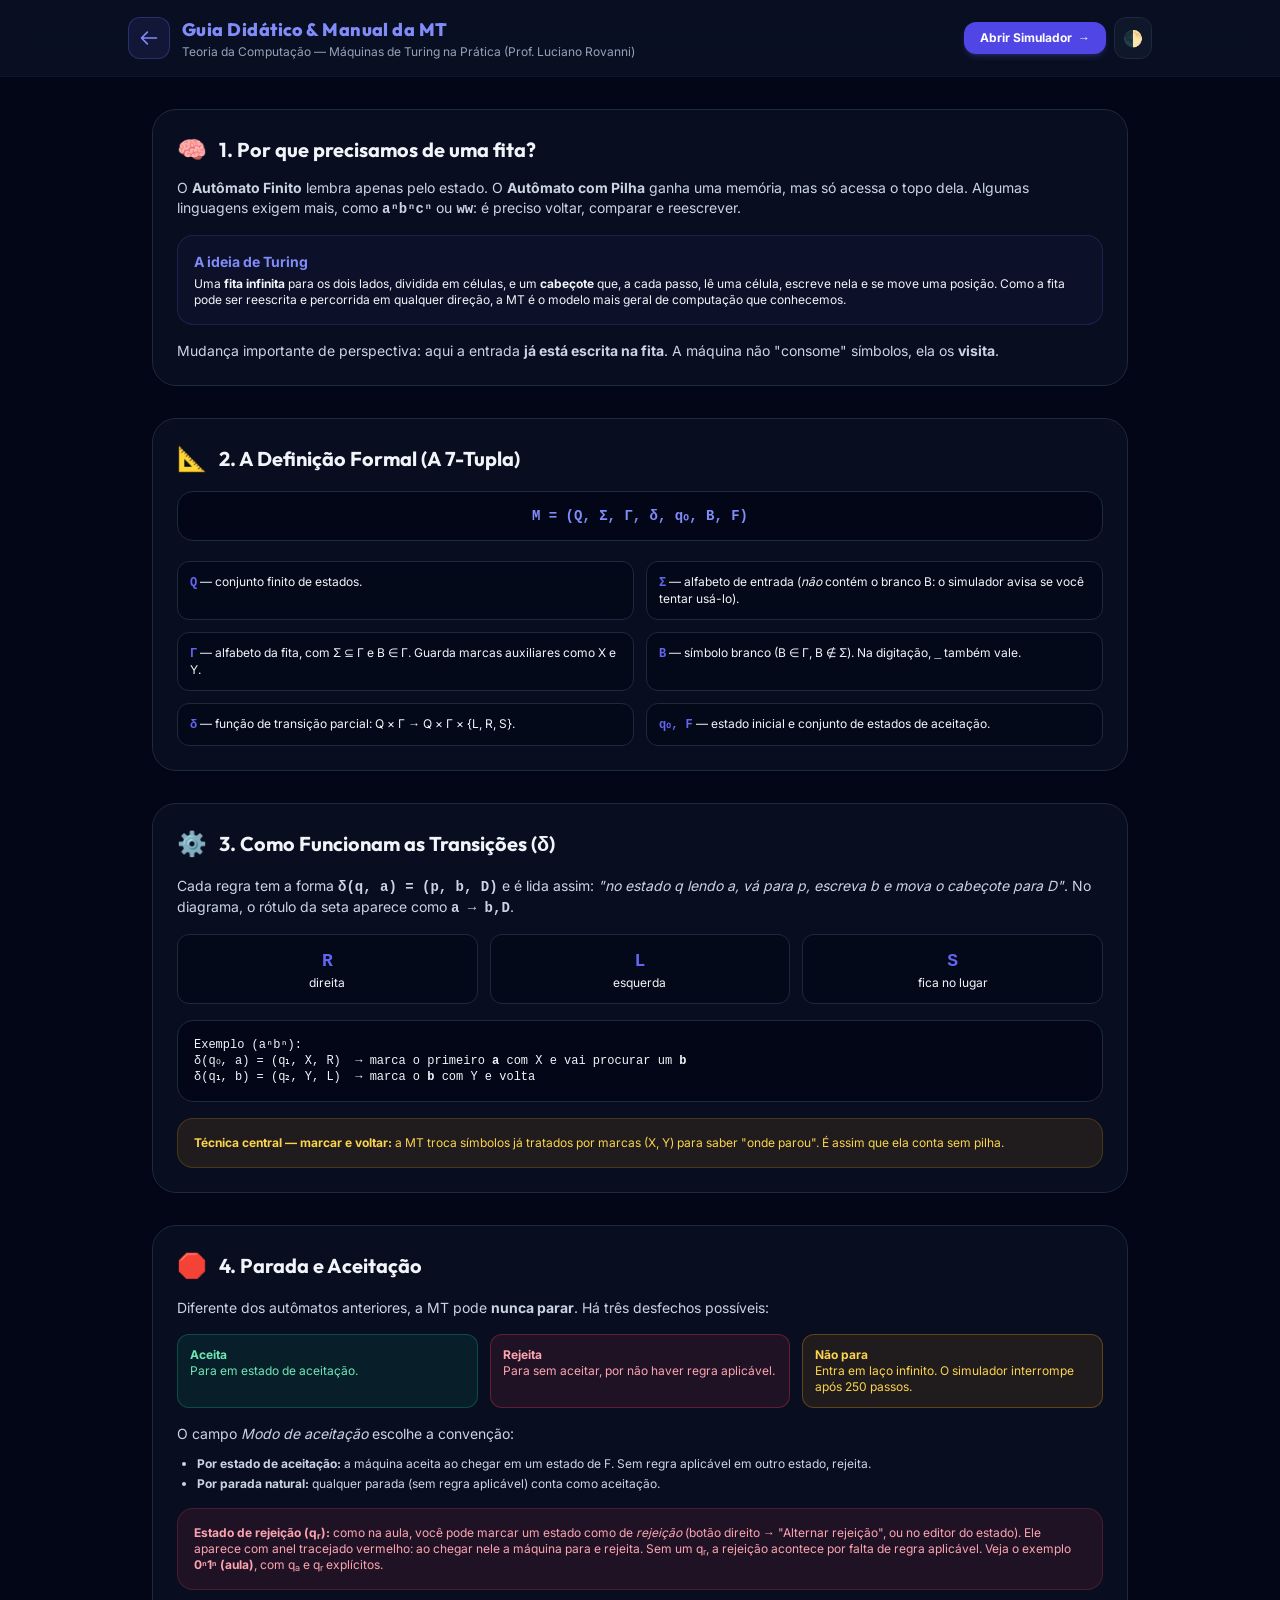
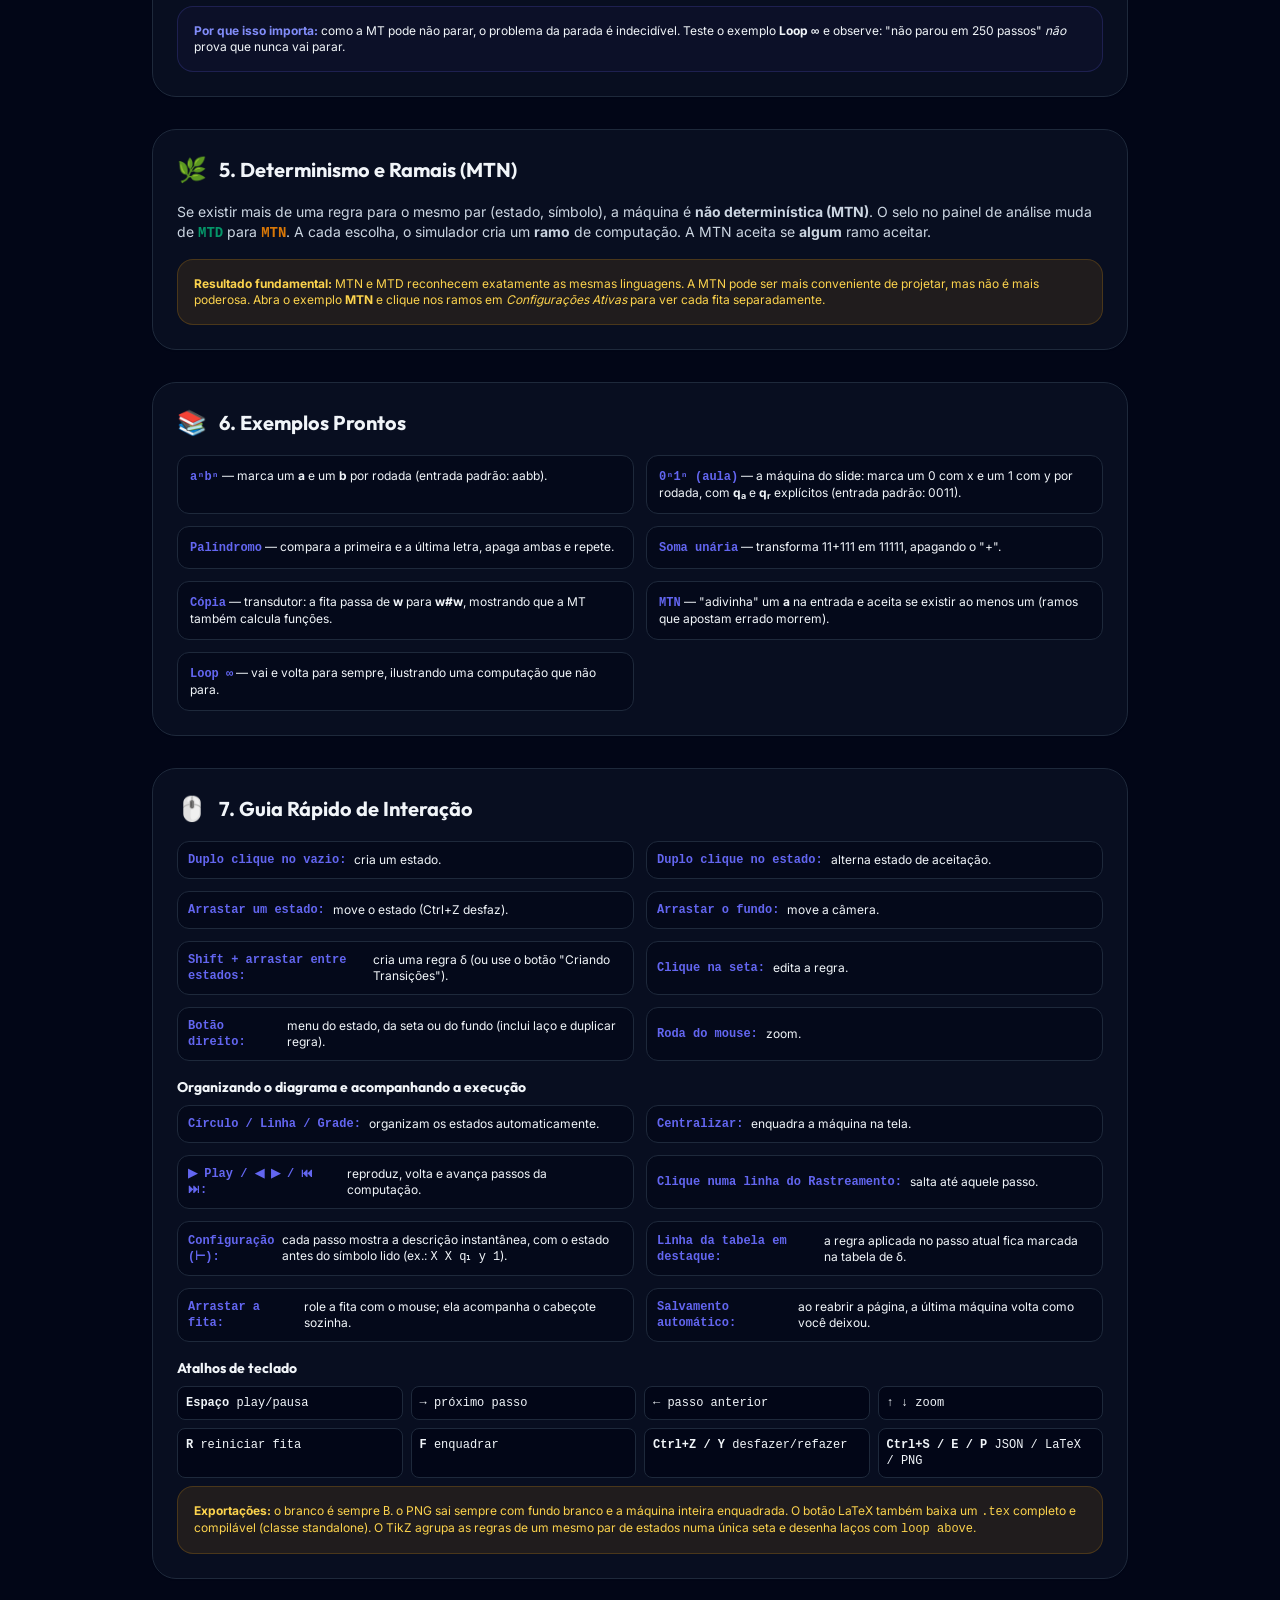
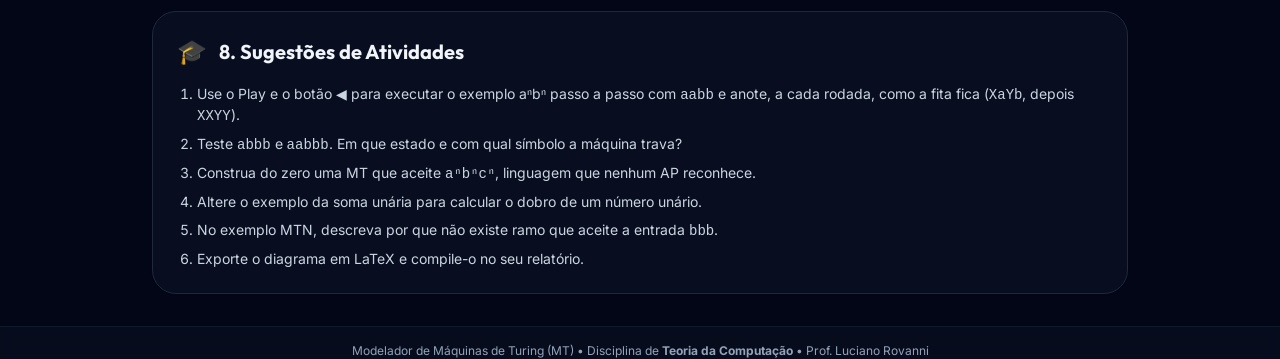
<file: ajuda.html>
<!DOCTYPE html>
<html lang="pt-BR" class="dark">
<head>
    <meta charset="UTF-8">
    <meta name="viewport" content="width=device-width, initial-scale=1.0">
    <title>Guia Didático & Tutorial — Máquinas de Turing (MT)</title>
    <link rel="stylesheet" href="css/fonts.css">
    <link rel="stylesheet" href="css/tailwind.css">
    <style>
        body { font-family: 'Inter', sans-serif; }
        .title-font { font-family: 'Outfit', sans-serif; }
        .code-font { font-family: 'Fira Code', monospace; }
        ::-webkit-scrollbar { width: 6px; }
        ::-webkit-scrollbar-thumb { background: rgba(148, 163, 184, 0.3); border-radius: 9999px; }
    </style>
</head>
<body class="bg-slate-50 text-slate-800 dark:bg-slate-950 dark:text-slate-100 min-h-screen flex flex-col justify-between selection:bg-indigo-500 selection:text-slate-950 transition-colors duration-200">

    <header class="border-b border-slate-200 dark:border-slate-900 bg-white/80 dark:bg-slate-900/60 backdrop-blur-md sticky top-0 z-40 p-4 transition-colors duration-200">
        <div class="max-w-5xl mx-auto flex items-center justify-between gap-4">
            <div class="flex items-center gap-3">
                <a href="index.html" class="bg-indigo-500/10 hover:bg-indigo-500/20 p-2.5 rounded-xl border border-indigo-500/30 text-indigo-600 dark:text-indigo-400 transition" title="Voltar ao Modelador">
                    <svg class="w-5 h-5" fill="none" stroke="currentColor" viewBox="0 0 24 24">
                        <path stroke-linecap="round" stroke-linejoin="round" stroke-width="2" d="M10 19l-7-7m0 0l7-7m-7 7h18"></path>
                    </svg>
                </a>
                <div>
                    <h1 class="text-lg font-extrabold title-font tracking-wide text-indigo-600 dark:text-indigo-400">Guia Didático & Manual da MT</h1>
                    <p class="text-xs text-slate-500 dark:text-slate-400">Teoria da Computação — Máquinas de Turing na Prática (Prof. Luciano Rovanni)</p>
                </div>
            </div>
            <div class="flex items-center gap-2">
                <a href="index.html" class="bg-indigo-600 hover:bg-indigo-500 text-white font-bold text-xs px-4 py-2 rounded-xl transition shadow-md shadow-indigo-500/20 flex items-center gap-1.5">
                    <span>Abrir Simulador</span><span>→</span>
                </a>
                <button onclick="toggleTheme()" class="p-2 rounded-xl bg-slate-200/60 dark:bg-slate-900 hover:bg-slate-300/60 dark:hover:bg-slate-800 text-slate-700 dark:text-slate-300 border border-slate-300/50 dark:border-slate-800 transition" title="Alternar tema">🌓</button>
            </div>
        </div>
    </header>

    <main class="max-w-5xl w-full mx-auto p-4 sm:p-6 flex-grow flex flex-col gap-8 my-2 leading-relaxed">

        <!-- 1 -->
        <section class="bg-white dark:bg-slate-900/50 border border-slate-200 dark:border-slate-800 p-6 rounded-3xl shadow-sm">
            <div class="flex items-center gap-3 mb-3">
                <span class="text-2xl">🧠</span>
                <h2 class="text-xl font-bold title-font">1. Por que precisamos de uma fita?</h2>
            </div>
            <p class="text-sm text-slate-600 dark:text-slate-300 mb-4">
                O <strong>Autômato Finito</strong> lembra apenas pelo estado. O <strong>Autômato com Pilha</strong> ganha uma memória, mas só acessa o topo dela. Algumas linguagens exigem mais, como
                <code class="font-mono font-bold">aⁿbⁿcⁿ</code> ou <code class="font-mono font-bold">ww</code>: é preciso voltar, comparar e reescrever.
            </p>
            <div class="bg-indigo-50/50 dark:bg-indigo-950/20 border border-indigo-500/20 p-4 rounded-2xl mb-4 text-xs">
                <strong class="text-indigo-600 dark:text-indigo-400 block mb-1 text-sm">A ideia de Turing</strong>
                Uma <strong>fita infinita</strong> para os dois lados, dividida em células, e um <strong>cabeçote</strong> que, a cada passo, lê uma célula, escreve nela e se move uma posição.
                Como a fita pode ser reescrita e percorrida em qualquer direção, a MT é o modelo mais geral de computação que conhecemos.
            </div>
            <p class="text-sm text-slate-600 dark:text-slate-300">
                Mudança importante de perspectiva: aqui a entrada <strong>já está escrita na fita</strong>. A máquina não "consome" símbolos, ela os <strong>visita</strong>.
            </p>
        </section>

        <!-- 2 -->
        <section class="bg-white dark:bg-slate-900/50 border border-slate-200 dark:border-slate-800 p-6 rounded-3xl shadow-sm">
            <div class="flex items-center gap-3 mb-4">
                <span class="text-2xl">📐</span>
                <h2 class="text-xl font-bold title-font">2. A Definição Formal (A 7-Tupla)</h2>
            </div>
            <div class="p-3.5 bg-slate-100 dark:bg-slate-950 rounded-2xl border border-slate-200 dark:border-slate-800 text-center font-mono font-bold text-sm text-indigo-600 dark:text-indigo-400 mb-5">
                M = (Q, Σ, Γ, δ, q₀, B, F)
            </div>
            <div class="grid grid-cols-1 sm:grid-cols-2 gap-3 text-xs">
                <div class="p-3 rounded-xl bg-slate-50 dark:bg-slate-950/60 border border-slate-200 dark:border-slate-800"><strong class="font-mono text-indigo-500">Q</strong> — conjunto finito de estados.</div>
                <div class="p-3 rounded-xl bg-slate-50 dark:bg-slate-950/60 border border-slate-200 dark:border-slate-800"><strong class="font-mono text-indigo-500">Σ</strong> — alfabeto de entrada (<em>não</em> contém o branco B: o simulador avisa se você tentar usá-lo).</div>
                <div class="p-3 rounded-xl bg-slate-50 dark:bg-slate-950/60 border border-slate-200 dark:border-slate-800"><strong class="font-mono text-indigo-500">Γ</strong> — alfabeto da fita, com Σ ⊆ Γ e B ∈ Γ. Guarda marcas auxiliares como X e Y.</div>
                <div class="p-3 rounded-xl bg-slate-50 dark:bg-slate-950/60 border border-slate-200 dark:border-slate-800"><strong class="font-mono text-indigo-500">B</strong> — símbolo branco (B ∈ Γ, B ∉ Σ). Na digitação, <span class="font-mono">_</span> também vale.</div>
                <div class="p-3 rounded-xl bg-slate-50 dark:bg-slate-950/60 border border-slate-200 dark:border-slate-800"><strong class="font-mono text-indigo-500">δ</strong> — função de transição parcial: Q × Γ → Q × Γ × {L, R, S}.</div>
                <div class="p-3 rounded-xl bg-slate-50 dark:bg-slate-950/60 border border-slate-200 dark:border-slate-800"><strong class="font-mono text-indigo-500">q₀, F</strong> — estado inicial e conjunto de estados de aceitação.</div>
            </div>
        </section>

        <!-- 3 -->
        <section class="bg-white dark:bg-slate-900/50 border border-slate-200 dark:border-slate-800 p-6 rounded-3xl shadow-sm">
            <div class="flex items-center gap-3 mb-4">
                <span class="text-2xl">⚙️</span>
                <h2 class="text-xl font-bold title-font">3. Como Funcionam as Transições (δ)</h2>
            </div>
            <p class="text-sm text-slate-600 dark:text-slate-300 mb-4">
                Cada regra tem a forma <code class="font-mono font-bold">δ(q, a) = (p, b, D)</code> e é lida assim:
                <em>"no estado q lendo a, vá para p, escreva b e mova o cabeçote para D"</em>.
                No diagrama, o rótulo da seta aparece como <code class="font-mono font-bold">a → b,D</code>.
            </p>
            <div class="grid grid-cols-3 gap-3 text-xs mb-4">
                <div class="p-3 rounded-xl bg-slate-50 dark:bg-slate-950/60 border border-slate-200 dark:border-slate-800 text-center"><strong class="font-mono text-lg text-indigo-500">R</strong><br>direita</div>
                <div class="p-3 rounded-xl bg-slate-50 dark:bg-slate-950/60 border border-slate-200 dark:border-slate-800 text-center"><strong class="font-mono text-lg text-indigo-500">L</strong><br>esquerda</div>
                <div class="p-3 rounded-xl bg-slate-50 dark:bg-slate-950/60 border border-slate-200 dark:border-slate-800 text-center"><strong class="font-mono text-lg text-indigo-500">S</strong><br>fica no lugar</div>
            </div>
            <div class="p-4 bg-slate-100 dark:bg-slate-950 rounded-2xl border border-slate-200 dark:border-slate-800 text-xs font-mono mb-4">
                Exemplo (aⁿbⁿ):<br>
                δ(q₀, a) = (q₁, X, R) &nbsp;→ marca o primeiro <b>a</b> com X e vai procurar um <b>b</b><br>
                δ(q₁, b) = (q₂, Y, L) &nbsp;→ marca o <b>b</b> com Y e volta
            </div>
            <div class="p-4 bg-amber-500/10 border border-amber-500/20 rounded-2xl text-xs text-amber-800 dark:text-amber-300">
                <strong>Técnica central — marcar e voltar:</strong> a MT troca símbolos já tratados por marcas (X, Y) para saber "onde parou". É assim que ela conta sem pilha.
            </div>
        </section>

        <!-- 4 -->
        <section class="bg-white dark:bg-slate-900/50 border border-slate-200 dark:border-slate-800 p-6 rounded-3xl shadow-sm">
            <div class="flex items-center gap-3 mb-4">
                <span class="text-2xl">🛑</span>
                <h2 class="text-xl font-bold title-font">4. Parada e Aceitação</h2>
            </div>
            <p class="text-sm text-slate-600 dark:text-slate-300 mb-4">
                Diferente dos autômatos anteriores, a MT pode <strong>nunca parar</strong>. Há três desfechos possíveis:
            </p>
            <div class="grid grid-cols-1 sm:grid-cols-3 gap-3 text-xs mb-4">
                <div class="p-3 rounded-xl bg-emerald-500/10 border border-emerald-500/30 text-emerald-800 dark:text-emerald-300"><strong>Aceita</strong><br>Para em estado de aceitação.</div>
                <div class="p-3 rounded-xl bg-rose-500/10 border border-rose-500/30 text-rose-800 dark:text-rose-300"><strong>Rejeita</strong><br>Para sem aceitar, por não haver regra aplicável.</div>
                <div class="p-3 rounded-xl bg-amber-500/10 border border-amber-500/30 text-amber-800 dark:text-amber-300"><strong>Não para</strong><br>Entra em laço infinito. O simulador interrompe após 250 passos.</div>
            </div>
            <p class="text-sm text-slate-600 dark:text-slate-300 mb-3">O campo <em>Modo de aceitação</em> escolhe a convenção:</p>
            <ul class="text-xs text-slate-600 dark:text-slate-300 list-disc pl-5 space-y-1 mb-4">
                <li><strong>Por estado de aceitação:</strong> a máquina aceita ao chegar em um estado de F. Sem regra aplicável em outro estado, rejeita.</li>
                <li><strong>Por parada natural:</strong> qualquer parada (sem regra aplicável) conta como aceitação.</li>
            </ul>
            <div class="p-4 bg-rose-500/10 border border-rose-500/20 rounded-2xl text-xs text-rose-800 dark:text-rose-300 mb-4">
                <strong>Estado de rejeição (q<sub>r</sub>):</strong> como na aula, você pode marcar um estado como de <em>rejeição</em> (botão direito → "Alternar rejeição", ou no editor do estado). Ele aparece com anel tracejado vermelho: ao chegar nele a máquina para e rejeita. Sem um q<sub>r</sub>, a rejeição acontece por falta de regra aplicável. Veja o exemplo <strong>0ⁿ1ⁿ (aula)</strong>, com q<sub>a</sub> e q<sub>r</sub> explícitos.
            </div>
            <div class="p-4 bg-indigo-50/50 dark:bg-indigo-950/20 border border-indigo-500/20 rounded-2xl text-xs">
                <strong class="text-indigo-600 dark:text-indigo-400">Por que isso importa:</strong> como a MT pode não parar, o problema da parada é indecidível. Teste o exemplo <strong>Loop ∞</strong> e observe: "não parou em 250 passos" <em>não</em> prova que nunca vai parar.
            </div>
        </section>

        <!-- 5 -->
        <section class="bg-white dark:bg-slate-900/50 border border-slate-200 dark:border-slate-800 p-6 rounded-3xl shadow-sm">
            <div class="flex items-center gap-3 mb-4">
                <span class="text-2xl">🌿</span>
                <h2 class="text-xl font-bold title-font">5. Determinismo e Ramais (MTN)</h2>
            </div>
            <p class="text-sm text-slate-600 dark:text-slate-300 mb-4">
                Se existir mais de uma regra para o mesmo par (estado, símbolo), a máquina é <strong>não determinística (MTN)</strong>. O selo no painel de análise muda de <span class="font-mono font-bold text-emerald-600">MTD</span> para <span class="font-mono font-bold text-amber-600">MTN</span>.
                A cada escolha, o simulador cria um <strong>ramo</strong> de computação. A MTN aceita se <strong>algum</strong> ramo aceitar.
            </p>
            <div class="p-4 bg-amber-500/10 border border-amber-500/20 rounded-2xl text-xs text-amber-800 dark:text-amber-300">
                <strong>Resultado fundamental:</strong> MTN e MTD reconhecem exatamente as mesmas linguagens. A MTN pode ser mais conveniente de projetar, mas não é mais poderosa. Abra o exemplo <strong>MTN</strong> e clique nos ramos em <em>Configurações Ativas</em> para ver cada fita separadamente.
            </div>
        </section>

        <!-- 6 -->
        <section class="bg-white dark:bg-slate-900/50 border border-slate-200 dark:border-slate-800 p-6 rounded-3xl shadow-sm">
            <div class="flex items-center gap-3 mb-4">
                <span class="text-2xl">📚</span>
                <h2 class="text-xl font-bold title-font">6. Exemplos Prontos</h2>
            </div>
            <div class="grid grid-cols-1 sm:grid-cols-2 gap-3 text-xs">
                <div class="p-3 rounded-xl bg-slate-50 dark:bg-slate-950/60 border border-slate-200 dark:border-slate-800"><strong class="text-indigo-500 font-mono">aⁿbⁿ</strong> — marca um <b>a</b> e um <b>b</b> por rodada (entrada padrão: aabb).</div>
                <div class="p-3 rounded-xl bg-slate-50 dark:bg-slate-950/60 border border-slate-200 dark:border-slate-800"><strong class="text-indigo-500 font-mono">0ⁿ1ⁿ (aula)</strong> — a máquina do slide: marca um 0 com x e um 1 com y por rodada, com <b>q<sub>a</sub></b> e <b>q<sub>r</sub></b> explícitos (entrada padrão: 0011).</div>
                <div class="p-3 rounded-xl bg-slate-50 dark:bg-slate-950/60 border border-slate-200 dark:border-slate-800"><strong class="text-indigo-500 font-mono">Palíndromo</strong> — compara a primeira e a última letra, apaga ambas e repete.</div>
                <div class="p-3 rounded-xl bg-slate-50 dark:bg-slate-950/60 border border-slate-200 dark:border-slate-800"><strong class="text-indigo-500 font-mono">Soma unária</strong> — transforma 11+111 em 11111, apagando o "+".</div>
                <div class="p-3 rounded-xl bg-slate-50 dark:bg-slate-950/60 border border-slate-200 dark:border-slate-800"><strong class="text-indigo-500 font-mono">Cópia</strong> — transdutor: a fita passa de <b>w</b> para <b>w#w</b>, mostrando que a MT também calcula funções.</div>
                <div class="p-3 rounded-xl bg-slate-50 dark:bg-slate-950/60 border border-slate-200 dark:border-slate-800"><strong class="text-indigo-500 font-mono">MTN</strong> — "adivinha" um <b>a</b> na entrada e aceita se existir ao menos um (ramos que apostam errado morrem).</div>
                <div class="p-3 rounded-xl bg-slate-50 dark:bg-slate-950/60 border border-slate-200 dark:border-slate-800"><strong class="text-indigo-500 font-mono">Loop ∞</strong> — vai e volta para sempre, ilustrando uma computação que não para.</div>
            </div>
        </section>

        <!-- 7 -->
        <section class="bg-white dark:bg-slate-900/50 border border-slate-200 dark:border-slate-800 p-6 rounded-3xl shadow-sm">
            <div class="flex items-center gap-3 mb-4">
                <span class="text-2xl">🖱️</span>
                <h2 class="text-xl font-bold title-font">7. Guia Rápido de Interação</h2>
            </div>
            <div class="grid grid-cols-1 sm:grid-cols-2 gap-3 text-xs mb-4">
                <div class="flex items-center gap-2 p-2.5 bg-slate-50 dark:bg-slate-950/60 rounded-xl border border-slate-200 dark:border-slate-800"><span class="font-bold text-indigo-500 font-mono">Duplo clique no vazio:</span><span>cria um estado.</span></div>
                <div class="flex items-center gap-2 p-2.5 bg-slate-50 dark:bg-slate-950/60 rounded-xl border border-slate-200 dark:border-slate-800"><span class="font-bold text-indigo-500 font-mono">Duplo clique no estado:</span><span>alterna estado de aceitação.</span></div>
                <div class="flex items-center gap-2 p-2.5 bg-slate-50 dark:bg-slate-950/60 rounded-xl border border-slate-200 dark:border-slate-800"><span class="font-bold text-indigo-500 font-mono">Arrastar um estado:</span><span>move o estado (Ctrl+Z desfaz).</span></div>
                <div class="flex items-center gap-2 p-2.5 bg-slate-50 dark:bg-slate-950/60 rounded-xl border border-slate-200 dark:border-slate-800"><span class="font-bold text-indigo-500 font-mono">Arrastar o fundo:</span><span>move a câmera.</span></div>
                <div class="flex items-center gap-2 p-2.5 bg-slate-50 dark:bg-slate-950/60 rounded-xl border border-slate-200 dark:border-slate-800"><span class="font-bold text-indigo-500 font-mono">Shift + arrastar entre estados:</span><span>cria uma regra δ (ou use o botão "Criando Transições").</span></div>
                <div class="flex items-center gap-2 p-2.5 bg-slate-50 dark:bg-slate-950/60 rounded-xl border border-slate-200 dark:border-slate-800"><span class="font-bold text-indigo-500 font-mono">Clique na seta:</span><span>edita a regra.</span></div>
                <div class="flex items-center gap-2 p-2.5 bg-slate-50 dark:bg-slate-950/60 rounded-xl border border-slate-200 dark:border-slate-800"><span class="font-bold text-indigo-500 font-mono">Botão direito:</span><span>menu do estado, da seta ou do fundo (inclui laço e duplicar regra).</span></div>
                <div class="flex items-center gap-2 p-2.5 bg-slate-50 dark:bg-slate-950/60 rounded-xl border border-slate-200 dark:border-slate-800"><span class="font-bold text-indigo-500 font-mono">Roda do mouse:</span><span>zoom.</span></div>
            </div>
            <h3 class="text-sm font-bold title-font mb-2">Organizando o diagrama e acompanhando a execução</h3>
            <div class="grid grid-cols-1 sm:grid-cols-2 gap-3 text-xs mb-4">
                <div class="flex items-center gap-2 p-2.5 bg-slate-50 dark:bg-slate-950/60 rounded-xl border border-slate-200 dark:border-slate-800"><span class="font-bold text-indigo-500 font-mono">Círculo / Linha / Grade:</span><span>organizam os estados automaticamente.</span></div>
                <div class="flex items-center gap-2 p-2.5 bg-slate-50 dark:bg-slate-950/60 rounded-xl border border-slate-200 dark:border-slate-800"><span class="font-bold text-indigo-500 font-mono">Centralizar:</span><span>enquadra a máquina na tela.</span></div>
                <div class="flex items-center gap-2 p-2.5 bg-slate-50 dark:bg-slate-950/60 rounded-xl border border-slate-200 dark:border-slate-800"><span class="font-bold text-indigo-500 font-mono">▶ Play / ◀ ▶ / ⏮ ⏭:</span><span>reproduz, volta e avança passos da computação.</span></div>
                <div class="flex items-center gap-2 p-2.5 bg-slate-50 dark:bg-slate-950/60 rounded-xl border border-slate-200 dark:border-slate-800"><span class="font-bold text-indigo-500 font-mono">Clique numa linha do Rastreamento:</span><span>salta até aquele passo.</span></div>
                <div class="flex items-center gap-2 p-2.5 bg-slate-50 dark:bg-slate-950/60 rounded-xl border border-slate-200 dark:border-slate-800"><span class="font-bold text-indigo-500 font-mono">Configuração (⊢):</span><span>cada passo mostra a descrição instantânea, com o estado antes do símbolo lido (ex.: <span class="font-mono">X X q₁ y 1</span>).</span></div>
                <div class="flex items-center gap-2 p-2.5 bg-slate-50 dark:bg-slate-950/60 rounded-xl border border-slate-200 dark:border-slate-800"><span class="font-bold text-indigo-500 font-mono">Linha da tabela em destaque:</span><span>a regra aplicada no passo atual fica marcada na tabela de δ.</span></div>
                <div class="flex items-center gap-2 p-2.5 bg-slate-50 dark:bg-slate-950/60 rounded-xl border border-slate-200 dark:border-slate-800"><span class="font-bold text-indigo-500 font-mono">Arrastar a fita:</span><span>role a fita com o mouse; ela acompanha o cabeçote sozinha.</span></div>
                <div class="flex items-center gap-2 p-2.5 bg-slate-50 dark:bg-slate-950/60 rounded-xl border border-slate-200 dark:border-slate-800"><span class="font-bold text-indigo-500 font-mono">Salvamento automático:</span><span>ao reabrir a página, a última máquina volta como você deixou.</span></div>
            </div>
            <h3 class="text-sm font-bold title-font mb-2">Atalhos de teclado</h3>
            <div class="grid grid-cols-2 sm:grid-cols-4 gap-2 text-xs font-mono mb-2">
                <div class="p-2 rounded-lg bg-slate-100 dark:bg-slate-950 border border-slate-200 dark:border-slate-800"><b>Espaço</b> play/pausa</div>
                <div class="p-2 rounded-lg bg-slate-100 dark:bg-slate-950 border border-slate-200 dark:border-slate-800"><b>→</b> próximo passo</div>
                <div class="p-2 rounded-lg bg-slate-100 dark:bg-slate-950 border border-slate-200 dark:border-slate-800"><b>←</b> passo anterior</div>
                <div class="p-2 rounded-lg bg-slate-100 dark:bg-slate-950 border border-slate-200 dark:border-slate-800"><b>↑ ↓</b> zoom</div>
                <div class="p-2 rounded-lg bg-slate-100 dark:bg-slate-950 border border-slate-200 dark:border-slate-800"><b>R</b> reiniciar fita</div>
                <div class="p-2 rounded-lg bg-slate-100 dark:bg-slate-950 border border-slate-200 dark:border-slate-800"><b>F</b> enquadrar</div>
                <div class="p-2 rounded-lg bg-slate-100 dark:bg-slate-950 border border-slate-200 dark:border-slate-800"><b>Ctrl+Z / Y</b> desfazer/refazer</div>
                <div class="p-2 rounded-lg bg-slate-100 dark:bg-slate-950 border border-slate-200 dark:border-slate-800"><b>Ctrl+S / E / P</b> JSON / LaTeX / PNG</div>
            </div>
            <div class="p-4 bg-amber-500/10 border border-amber-500/20 rounded-2xl text-xs text-amber-800 dark:text-amber-300">
                <strong>Exportações:</strong> o branco é sempre <span class="font-mono">B</span>. o PNG sai sempre com fundo branco e a máquina inteira enquadrada. O botão LaTeX também baixa um <code class="font-mono">.tex</code> completo e compilável (classe standalone). O TikZ agrupa as regras de um mesmo par de estados numa única seta e desenha laços com <code class="font-mono">loop above</code>.
            </div>
        </section>

        <!-- 8 -->
        <section class="bg-white dark:bg-slate-900/50 border border-slate-200 dark:border-slate-800 p-6 rounded-3xl shadow-sm">
            <div class="flex items-center gap-3 mb-4">
                <span class="text-2xl">🎓</span>
                <h2 class="text-xl font-bold title-font">8. Sugestões de Atividades</h2>
            </div>
            <ol class="text-sm text-slate-600 dark:text-slate-300 list-decimal pl-5 space-y-2">
                <li>Use o Play e o botão ◀ para executar o exemplo aⁿbⁿ passo a passo com <code class="font-mono">aabb</code> e anote, a cada rodada, como a fita fica (<code class="font-mono">XaYb</code>, depois <code class="font-mono">XXYY</code>).</li>
                <li>Teste <code class="font-mono">abbb</code> e <code class="font-mono">aabbb</code>. Em que estado e com qual símbolo a máquina trava?</li>
                <li>Construa do zero uma MT que aceite <code class="font-mono">aⁿbⁿcⁿ</code>, linguagem que nenhum AP reconhece.</li>
                <li>Altere o exemplo da soma unária para calcular o dobro de um número unário.</li>
                <li>No exemplo MTN, descreva por que não existe ramo que aceite a entrada <code class="font-mono">bbb</code>.</li>
                <li>Exporte o diagrama em LaTeX e compile-o no seu relatório.</li>
            </ol>
        </section>

    </main>

    <footer class="border-t border-slate-200 dark:border-slate-900 bg-white/60 dark:bg-slate-900/40 backdrop-blur-md p-4 text-center text-xs text-slate-400">
        <p>Modelador de Máquinas de Turing (MT) • Disciplina de <strong>Teoria da Computação</strong> • Prof. Luciano Rovanni</p>
    </footer>

    <script>
        function toggleTheme() {
            const isDark = document.documentElement.classList.toggle('dark');
            try { localStorage.setItem('mt_theme', isDark ? 'dark' : 'light'); } catch (e) {}
        }
        try {
            if (localStorage.getItem('mt_theme') === 'light') document.documentElement.classList.remove('dark');
        } catch (e) {}
    </script>
</body>
</html>
</file>
<file: css/fonts.css>
/* Fontes locais (Fira Code, Inter, Outfit) para uso offline. Geradas a partir do Google Fonts (licença OFL). */
@font-face {
  font-family: 'Fira Code';
  font-style: normal;
  font-weight: 400;
  font-display: swap;
  src: url(../fonts/FiraCode-greek-400.woff2) format('woff2');
  unicode-range: U+0370-0377, U+037A-037F, U+0384-038A, U+038C, U+038E-03A1, U+03A3-03FF;
}
@font-face {
  font-family: 'Fira Code';
  font-style: normal;
  font-weight: 400;
  font-display: swap;
  src: url(../fonts/FiraCode-latin-ext-400.woff2) format('woff2');
  unicode-range: U+0100-02BA, U+02BD-02C5, U+02C7-02CC, U+02CE-02D7, U+02DD-02FF, U+0304, U+0308, U+0329, U+1D00-1DBF, U+1E00-1E9F, U+1EF2-1EFF, U+2020, U+20A0-20AB, U+20AD-20C4, U+2113, U+2C60-2C7F, U+A720-A7FF;
}
@font-face {
  font-family: 'Fira Code';
  font-style: normal;
  font-weight: 400;
  font-display: swap;
  src: url(../fonts/FiraCode-latin-400.woff2) format('woff2');
  unicode-range: U+0000-00FF, U+0131, U+0152-0153, U+02BB-02BC, U+02C6, U+02DA, U+02DC, U+0304, U+0308, U+0329, U+2000-206F, U+20AC, U+2122, U+2191, U+2193, U+2212, U+2215, U+FEFF, U+FFFD;
}
@font-face {
  font-family: 'Fira Code';
  font-style: normal;
  font-weight: 500;
  font-display: swap;
  src: url(../fonts/FiraCode-greek-400.woff2) format('woff2');
  unicode-range: U+0370-0377, U+037A-037F, U+0384-038A, U+038C, U+038E-03A1, U+03A3-03FF;
}
@font-face {
  font-family: 'Fira Code';
  font-style: normal;
  font-weight: 500;
  font-display: swap;
  src: url(../fonts/FiraCode-latin-ext-400.woff2) format('woff2');
  unicode-range: U+0100-02BA, U+02BD-02C5, U+02C7-02CC, U+02CE-02D7, U+02DD-02FF, U+0304, U+0308, U+0329, U+1D00-1DBF, U+1E00-1E9F, U+1EF2-1EFF, U+2020, U+20A0-20AB, U+20AD-20C4, U+2113, U+2C60-2C7F, U+A720-A7FF;
}
@font-face {
  font-family: 'Fira Code';
  font-style: normal;
  font-weight: 500;
  font-display: swap;
  src: url(../fonts/FiraCode-latin-400.woff2) format('woff2');
  unicode-range: U+0000-00FF, U+0131, U+0152-0153, U+02BB-02BC, U+02C6, U+02DA, U+02DC, U+0304, U+0308, U+0329, U+2000-206F, U+20AC, U+2122, U+2191, U+2193, U+2212, U+2215, U+FEFF, U+FFFD;
}
@font-face {
  font-family: 'Fira Code';
  font-style: normal;
  font-weight: 600;
  font-display: swap;
  src: url(../fonts/FiraCode-greek-400.woff2) format('woff2');
  unicode-range: U+0370-0377, U+037A-037F, U+0384-038A, U+038C, U+038E-03A1, U+03A3-03FF;
}
@font-face {
  font-family: 'Fira Code';
  font-style: normal;
  font-weight: 600;
  font-display: swap;
  src: url(../fonts/FiraCode-latin-ext-400.woff2) format('woff2');
  unicode-range: U+0100-02BA, U+02BD-02C5, U+02C7-02CC, U+02CE-02D7, U+02DD-02FF, U+0304, U+0308, U+0329, U+1D00-1DBF, U+1E00-1E9F, U+1EF2-1EFF, U+2020, U+20A0-20AB, U+20AD-20C4, U+2113, U+2C60-2C7F, U+A720-A7FF;
}
@font-face {
  font-family: 'Fira Code';
  font-style: normal;
  font-weight: 600;
  font-display: swap;
  src: url(../fonts/FiraCode-latin-400.woff2) format('woff2');
  unicode-range: U+0000-00FF, U+0131, U+0152-0153, U+02BB-02BC, U+02C6, U+02DA, U+02DC, U+0304, U+0308, U+0329, U+2000-206F, U+20AC, U+2122, U+2191, U+2193, U+2212, U+2215, U+FEFF, U+FFFD;
}
@font-face {
  font-family: 'Fira Code';
  font-style: normal;
  font-weight: 700;
  font-display: swap;
  src: url(../fonts/FiraCode-greek-400.woff2) format('woff2');
  unicode-range: U+0370-0377, U+037A-037F, U+0384-038A, U+038C, U+038E-03A1, U+03A3-03FF;
}
@font-face {
  font-family: 'Fira Code';
  font-style: normal;
  font-weight: 700;
  font-display: swap;
  src: url(../fonts/FiraCode-latin-ext-400.woff2) format('woff2');
  unicode-range: U+0100-02BA, U+02BD-02C5, U+02C7-02CC, U+02CE-02D7, U+02DD-02FF, U+0304, U+0308, U+0329, U+1D00-1DBF, U+1E00-1E9F, U+1EF2-1EFF, U+2020, U+20A0-20AB, U+20AD-20C4, U+2113, U+2C60-2C7F, U+A720-A7FF;
}
@font-face {
  font-family: 'Fira Code';
  font-style: normal;
  font-weight: 700;
  font-display: swap;
  src: url(../fonts/FiraCode-latin-400.woff2) format('woff2');
  unicode-range: U+0000-00FF, U+0131, U+0152-0153, U+02BB-02BC, U+02C6, U+02DA, U+02DC, U+0304, U+0308, U+0329, U+2000-206F, U+20AC, U+2122, U+2191, U+2193, U+2212, U+2215, U+FEFF, U+FFFD;
}
@font-face {
  font-family: 'Inter';
  font-style: normal;
  font-weight: 300;
  font-display: swap;
  src: url(../fonts/Inter-greek-300.woff2) format('woff2');
  unicode-range: U+0370-0377, U+037A-037F, U+0384-038A, U+038C, U+038E-03A1, U+03A3-03FF;
}
@font-face {
  font-family: 'Inter';
  font-style: normal;
  font-weight: 300;
  font-display: swap;
  src: url(../fonts/Inter-latin-ext-300.woff2) format('woff2');
  unicode-range: U+0100-02BA, U+02BD-02C5, U+02C7-02CC, U+02CE-02D7, U+02DD-02FF, U+0304, U+0308, U+0329, U+1D00-1DBF, U+1E00-1E9F, U+1EF2-1EFF, U+2020, U+20A0-20AB, U+20AD-20C4, U+2113, U+2C60-2C7F, U+A720-A7FF;
}
@font-face {
  font-family: 'Inter';
  font-style: normal;
  font-weight: 300;
  font-display: swap;
  src: url(../fonts/Inter-latin-300.woff2) format('woff2');
  unicode-range: U+0000-00FF, U+0131, U+0152-0153, U+02BB-02BC, U+02C6, U+02DA, U+02DC, U+0304, U+0308, U+0329, U+2000-206F, U+20AC, U+2122, U+2191, U+2193, U+2212, U+2215, U+FEFF, U+FFFD;
}
@font-face {
  font-family: 'Inter';
  font-style: normal;
  font-weight: 400;
  font-display: swap;
  src: url(../fonts/Inter-greek-300.woff2) format('woff2');
  unicode-range: U+0370-0377, U+037A-037F, U+0384-038A, U+038C, U+038E-03A1, U+03A3-03FF;
}
@font-face {
  font-family: 'Inter';
  font-style: normal;
  font-weight: 400;
  font-display: swap;
  src: url(../fonts/Inter-latin-ext-300.woff2) format('woff2');
  unicode-range: U+0100-02BA, U+02BD-02C5, U+02C7-02CC, U+02CE-02D7, U+02DD-02FF, U+0304, U+0308, U+0329, U+1D00-1DBF, U+1E00-1E9F, U+1EF2-1EFF, U+2020, U+20A0-20AB, U+20AD-20C4, U+2113, U+2C60-2C7F, U+A720-A7FF;
}
@font-face {
  font-family: 'Inter';
  font-style: normal;
  font-weight: 400;
  font-display: swap;
  src: url(../fonts/Inter-latin-300.woff2) format('woff2');
  unicode-range: U+0000-00FF, U+0131, U+0152-0153, U+02BB-02BC, U+02C6, U+02DA, U+02DC, U+0304, U+0308, U+0329, U+2000-206F, U+20AC, U+2122, U+2191, U+2193, U+2212, U+2215, U+FEFF, U+FFFD;
}
@font-face {
  font-family: 'Inter';
  font-style: normal;
  font-weight: 500;
  font-display: swap;
  src: url(../fonts/Inter-greek-300.woff2) format('woff2');
  unicode-range: U+0370-0377, U+037A-037F, U+0384-038A, U+038C, U+038E-03A1, U+03A3-03FF;
}
@font-face {
  font-family: 'Inter';
  font-style: normal;
  font-weight: 500;
  font-display: swap;
  src: url(../fonts/Inter-latin-ext-300.woff2) format('woff2');
  unicode-range: U+0100-02BA, U+02BD-02C5, U+02C7-02CC, U+02CE-02D7, U+02DD-02FF, U+0304, U+0308, U+0329, U+1D00-1DBF, U+1E00-1E9F, U+1EF2-1EFF, U+2020, U+20A0-20AB, U+20AD-20C4, U+2113, U+2C60-2C7F, U+A720-A7FF;
}
@font-face {
  font-family: 'Inter';
  font-style: normal;
  font-weight: 500;
  font-display: swap;
  src: url(../fonts/Inter-latin-300.woff2) format('woff2');
  unicode-range: U+0000-00FF, U+0131, U+0152-0153, U+02BB-02BC, U+02C6, U+02DA, U+02DC, U+0304, U+0308, U+0329, U+2000-206F, U+20AC, U+2122, U+2191, U+2193, U+2212, U+2215, U+FEFF, U+FFFD;
}
@font-face {
  font-family: 'Inter';
  font-style: normal;
  font-weight: 600;
  font-display: swap;
  src: url(../fonts/Inter-greek-300.woff2) format('woff2');
  unicode-range: U+0370-0377, U+037A-037F, U+0384-038A, U+038C, U+038E-03A1, U+03A3-03FF;
}
@font-face {
  font-family: 'Inter';
  font-style: normal;
  font-weight: 600;
  font-display: swap;
  src: url(../fonts/Inter-latin-ext-300.woff2) format('woff2');
  unicode-range: U+0100-02BA, U+02BD-02C5, U+02C7-02CC, U+02CE-02D7, U+02DD-02FF, U+0304, U+0308, U+0329, U+1D00-1DBF, U+1E00-1E9F, U+1EF2-1EFF, U+2020, U+20A0-20AB, U+20AD-20C4, U+2113, U+2C60-2C7F, U+A720-A7FF;
}
@font-face {
  font-family: 'Inter';
  font-style: normal;
  font-weight: 600;
  font-display: swap;
  src: url(../fonts/Inter-latin-300.woff2) format('woff2');
  unicode-range: U+0000-00FF, U+0131, U+0152-0153, U+02BB-02BC, U+02C6, U+02DA, U+02DC, U+0304, U+0308, U+0329, U+2000-206F, U+20AC, U+2122, U+2191, U+2193, U+2212, U+2215, U+FEFF, U+FFFD;
}
@font-face {
  font-family: 'Inter';
  font-style: normal;
  font-weight: 700;
  font-display: swap;
  src: url(../fonts/Inter-greek-300.woff2) format('woff2');
  unicode-range: U+0370-0377, U+037A-037F, U+0384-038A, U+038C, U+038E-03A1, U+03A3-03FF;
}
@font-face {
  font-family: 'Inter';
  font-style: normal;
  font-weight: 700;
  font-display: swap;
  src: url(../fonts/Inter-latin-ext-300.woff2) format('woff2');
  unicode-range: U+0100-02BA, U+02BD-02C5, U+02C7-02CC, U+02CE-02D7, U+02DD-02FF, U+0304, U+0308, U+0329, U+1D00-1DBF, U+1E00-1E9F, U+1EF2-1EFF, U+2020, U+20A0-20AB, U+20AD-20C4, U+2113, U+2C60-2C7F, U+A720-A7FF;
}
@font-face {
  font-family: 'Inter';
  font-style: normal;
  font-weight: 700;
  font-display: swap;
  src: url(../fonts/Inter-latin-300.woff2) format('woff2');
  unicode-range: U+0000-00FF, U+0131, U+0152-0153, U+02BB-02BC, U+02C6, U+02DA, U+02DC, U+0304, U+0308, U+0329, U+2000-206F, U+20AC, U+2122, U+2191, U+2193, U+2212, U+2215, U+FEFF, U+FFFD;
}
@font-face {
  font-family: 'Inter';
  font-style: normal;
  font-weight: 800;
  font-display: swap;
  src: url(../fonts/Inter-greek-300.woff2) format('woff2');
  unicode-range: U+0370-0377, U+037A-037F, U+0384-038A, U+038C, U+038E-03A1, U+03A3-03FF;
}
@font-face {
  font-family: 'Inter';
  font-style: normal;
  font-weight: 800;
  font-display: swap;
  src: url(../fonts/Inter-latin-ext-300.woff2) format('woff2');
  unicode-range: U+0100-02BA, U+02BD-02C5, U+02C7-02CC, U+02CE-02D7, U+02DD-02FF, U+0304, U+0308, U+0329, U+1D00-1DBF, U+1E00-1E9F, U+1EF2-1EFF, U+2020, U+20A0-20AB, U+20AD-20C4, U+2113, U+2C60-2C7F, U+A720-A7FF;
}
@font-face {
  font-family: 'Inter';
  font-style: normal;
  font-weight: 800;
  font-display: swap;
  src: url(../fonts/Inter-latin-300.woff2) format('woff2');
  unicode-range: U+0000-00FF, U+0131, U+0152-0153, U+02BB-02BC, U+02C6, U+02DA, U+02DC, U+0304, U+0308, U+0329, U+2000-206F, U+20AC, U+2122, U+2191, U+2193, U+2212, U+2215, U+FEFF, U+FFFD;
}
@font-face {
  font-family: 'Outfit';
  font-style: normal;
  font-weight: 600;
  font-display: swap;
  src: url(../fonts/Outfit-latin-ext-600.woff2) format('woff2');
  unicode-range: U+0100-02BA, U+02BD-02C5, U+02C7-02CC, U+02CE-02D7, U+02DD-02FF, U+0304, U+0308, U+0329, U+1D00-1DBF, U+1E00-1E9F, U+1EF2-1EFF, U+2020, U+20A0-20AB, U+20AD-20C4, U+2113, U+2C60-2C7F, U+A720-A7FF;
}
@font-face {
  font-family: 'Outfit';
  font-style: normal;
  font-weight: 600;
  font-display: swap;
  src: url(../fonts/Outfit-latin-600.woff2) format('woff2');
  unicode-range: U+0000-00FF, U+0131, U+0152-0153, U+02BB-02BC, U+02C6, U+02DA, U+02DC, U+0304, U+0308, U+0329, U+2000-206F, U+20AC, U+2122, U+2191, U+2193, U+2212, U+2215, U+FEFF, U+FFFD;
}
@font-face {
  font-family: 'Outfit';
  font-style: normal;
  font-weight: 700;
  font-display: swap;
  src: url(../fonts/Outfit-latin-ext-600.woff2) format('woff2');
  unicode-range: U+0100-02BA, U+02BD-02C5, U+02C7-02CC, U+02CE-02D7, U+02DD-02FF, U+0304, U+0308, U+0329, U+1D00-1DBF, U+1E00-1E9F, U+1EF2-1EFF, U+2020, U+20A0-20AB, U+20AD-20C4, U+2113, U+2C60-2C7F, U+A720-A7FF;
}
@font-face {
  font-family: 'Outfit';
  font-style: normal;
  font-weight: 700;
  font-display: swap;
  src: url(../fonts/Outfit-latin-600.woff2) format('woff2');
  unicode-range: U+0000-00FF, U+0131, U+0152-0153, U+02BB-02BC, U+02C6, U+02DA, U+02DC, U+0304, U+0308, U+0329, U+2000-206F, U+20AC, U+2122, U+2191, U+2193, U+2212, U+2215, U+FEFF, U+FFFD;
}
@font-face {
  font-family: 'Outfit';
  font-style: normal;
  font-weight: 800;
  font-display: swap;
  src: url(../fonts/Outfit-latin-ext-600.woff2) format('woff2');
  unicode-range: U+0100-02BA, U+02BD-02C5, U+02C7-02CC, U+02CE-02D7, U+02DD-02FF, U+0304, U+0308, U+0329, U+1D00-1DBF, U+1E00-1E9F, U+1EF2-1EFF, U+2020, U+20A0-20AB, U+20AD-20C4, U+2113, U+2C60-2C7F, U+A720-A7FF;
}
@font-face {
  font-family: 'Outfit';
  font-style: normal;
  font-weight: 800;
  font-display: swap;
  src: url(../fonts/Outfit-latin-600.woff2) format('woff2');
  unicode-range: U+0000-00FF, U+0131, U+0152-0153, U+02BB-02BC, U+02C6, U+02DA, U+02DC, U+0304, U+0308, U+0329, U+2000-206F, U+20AC, U+2122, U+2191, U+2193, U+2212, U+2215, U+FEFF, U+FFFD;
}
</file>
<file: css/style.css>
/* Modelador de Máquinas de Turing — estilos complementares ao Tailwind */

body {
    font-family: 'Inter', sans-serif;
}
.title-font {
    font-family: 'Outfit', sans-serif;
}
.code-font {
    font-family: 'Fira Code', monospace;
}
canvas {
    touch-action: none;
}
:focus-visible {
    outline: 3px solid #6366f1 !important;
    outline-offset: 2px !important;
    box-shadow: 0 0 0 5px rgba(99, 102, 241, 0.4) !important;
}

/* Barra de ferramentas compacta (só ícones) */
.toolbar-compact .btn-text {
    display: none !important;
}
.toolbar-compact button {
    padding: 0.375rem 0.5rem !important;
    height: 1.875rem;
    display: inline-flex;
    align-items: center;
    justify-content: center;
}

/* Animação de escrita na fita */
@keyframes tapeWriteAnim {
    from { opacity: 0; transform: translateY(-10px) scale(0.9); }
    to   { opacity: 1; transform: translateY(0) scale(1); }
}
.tape-cell-written {
    animation: tapeWriteAnim 0.25s cubic-bezier(0.16, 1, 0.3, 1) forwards;
}

/* Pulso do cabeçote ativo */
@keyframes headPulseAnim {
    0%, 100% { box-shadow: 0 0 0 0 rgba(244, 63, 94, 0.45); }
    50%      { box-shadow: 0 0 0 6px rgba(244, 63, 94, 0.12); }
}
.tape-cell-head {
    animation: headPulseAnim 1.8s ease-in-out infinite;
}

/* Linha atual do rastreamento */
.trace-row-current {
    border-color: #6366f1 !important;
    background: rgba(99, 102, 241, 0.14) !important;
}
.trace-row-future {
    opacity: 0.55;
}

/* Scrollbar customizada */
::-webkit-scrollbar {
    width: 6px;
    height: 6px;
}
::-webkit-scrollbar-track {
    background: transparent;
}
::-webkit-scrollbar-thumb {
    background: rgba(148, 163, 184, 0.3);
    border-radius: 9999px;
}
::-webkit-scrollbar-thumb:hover {
    background: rgba(148, 163, 184, 0.5);
}
</file>
